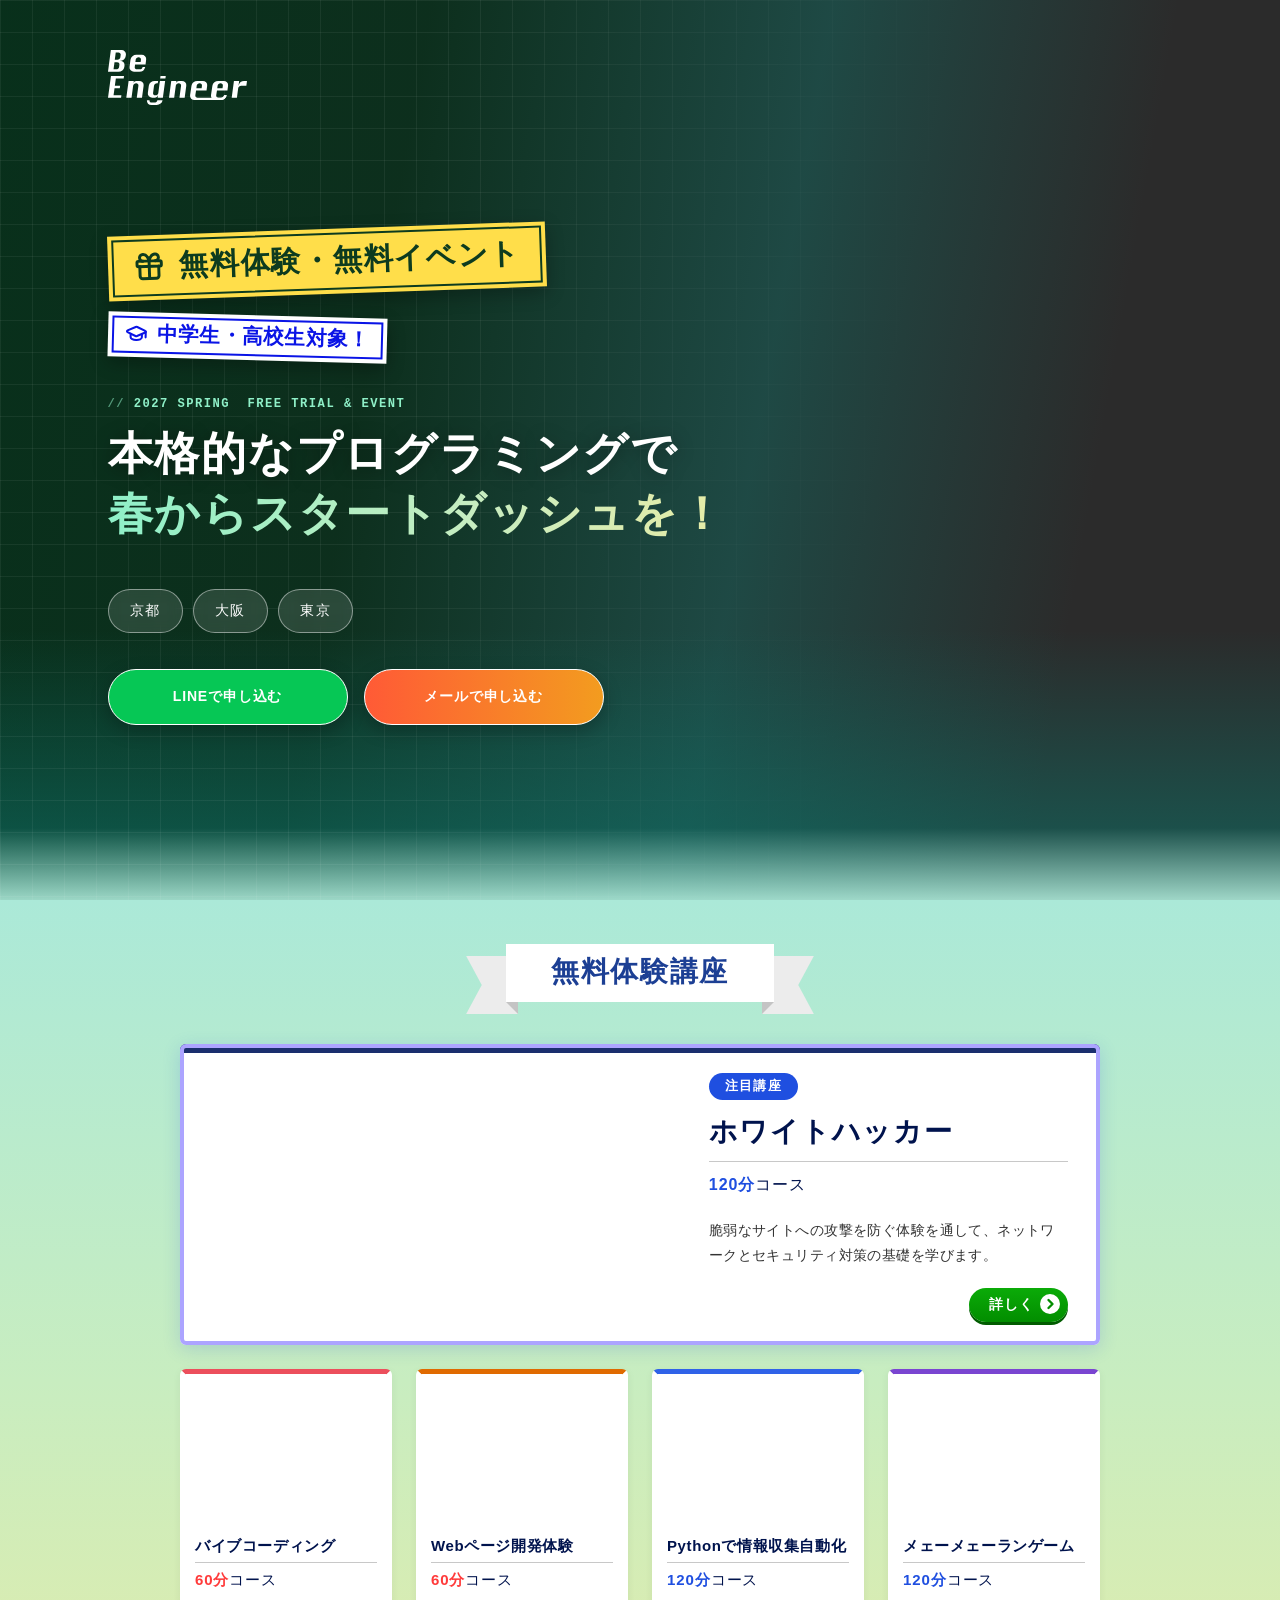
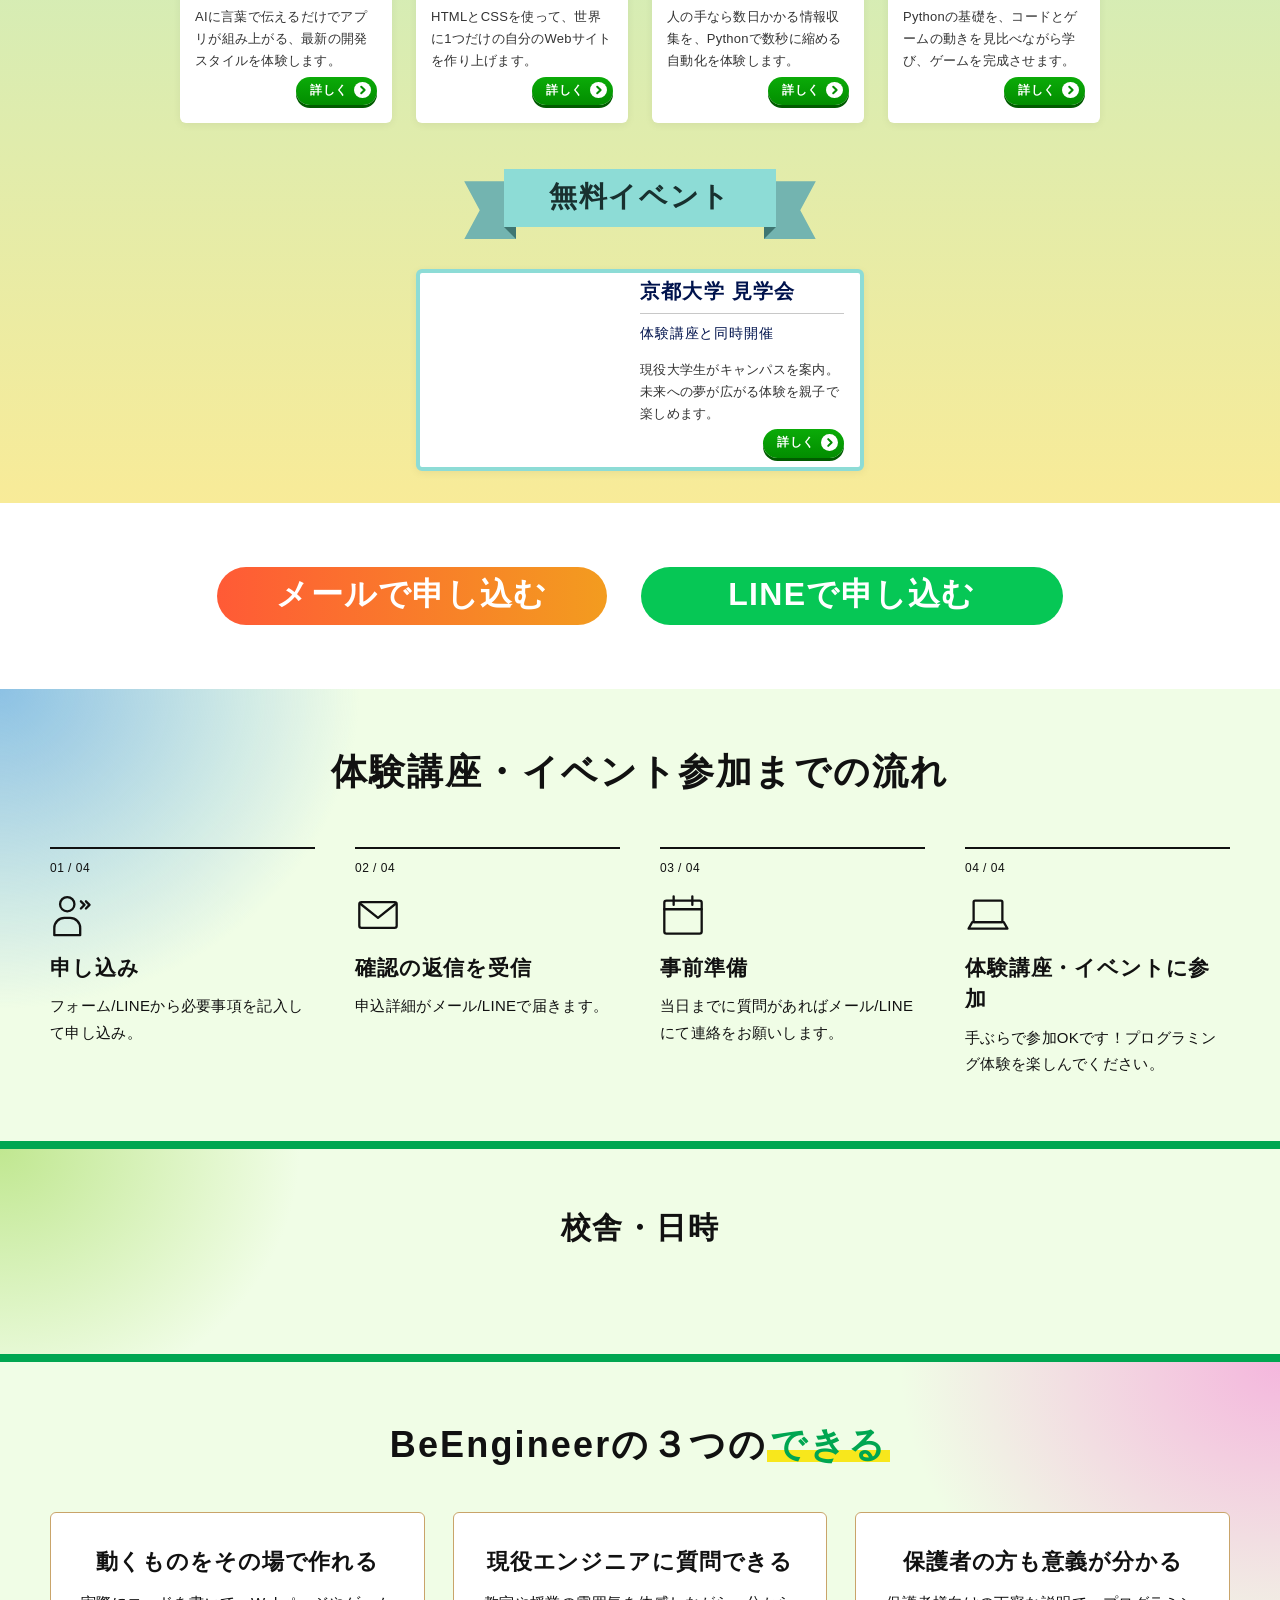
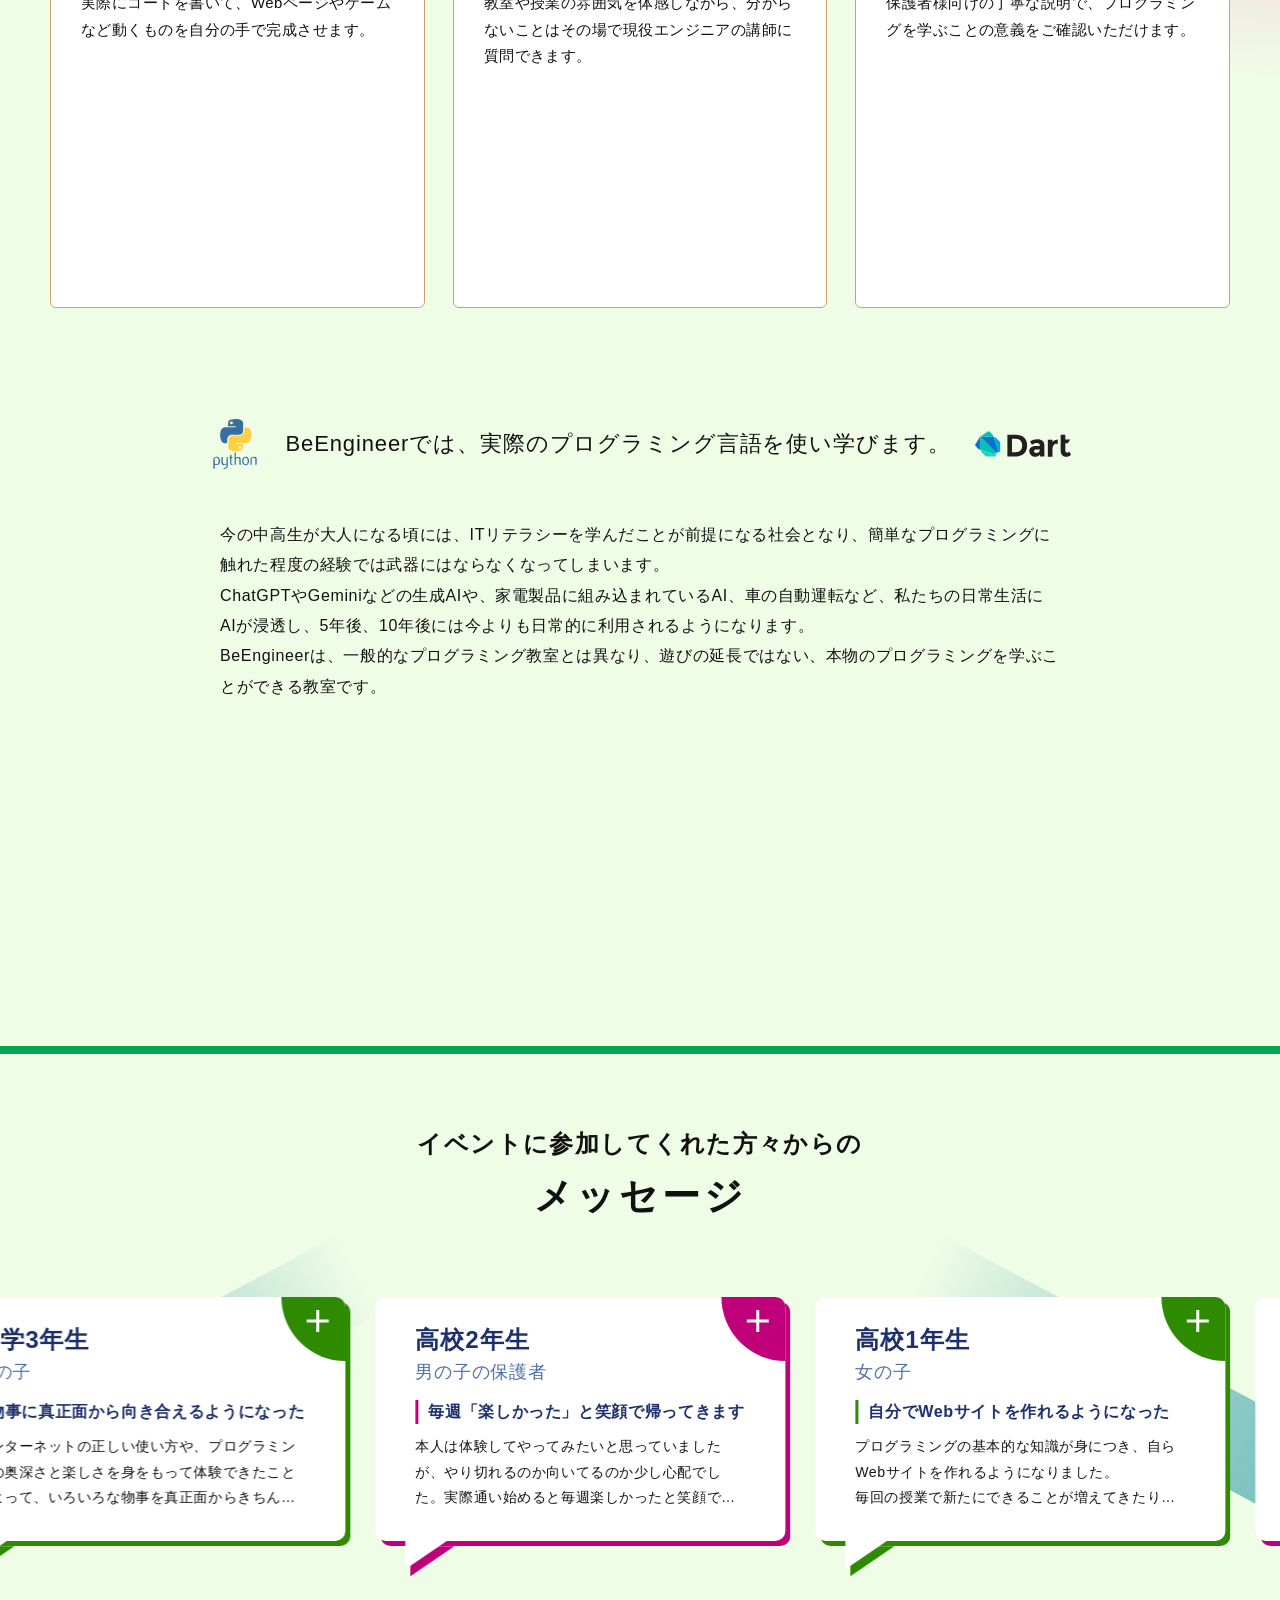
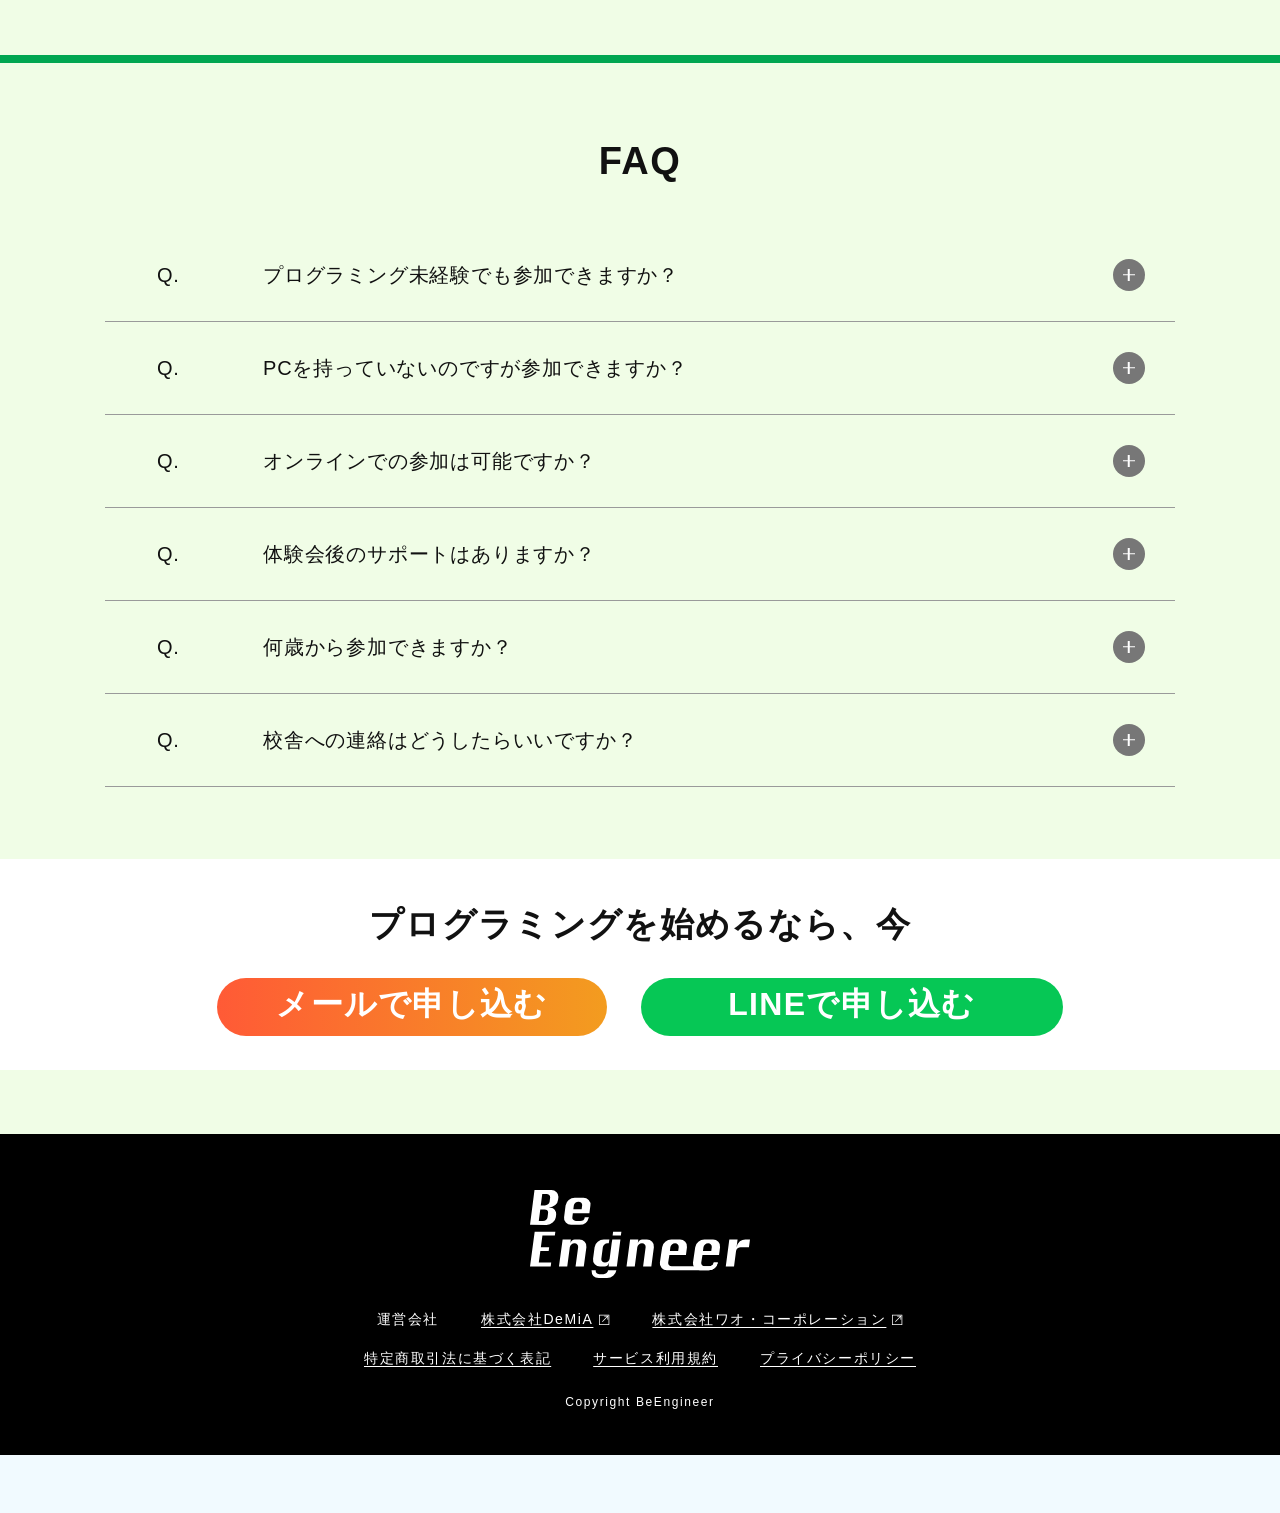
<file: index.html>
<!doctype html>
<html lang="ja">
    <head>
        <meta charset="UTF-8" />
        <meta name="robots" content="noindex, nofollow" />
        <meta http-equiv="refresh" content="0; url=./pages/new_year_2027.html" />
        <title>LP確認用</title>
    </head>
    <body>
        <a href="./pages/new_year_2027.html">2027春LPを開く</a>
    </body>
</html>
</file>
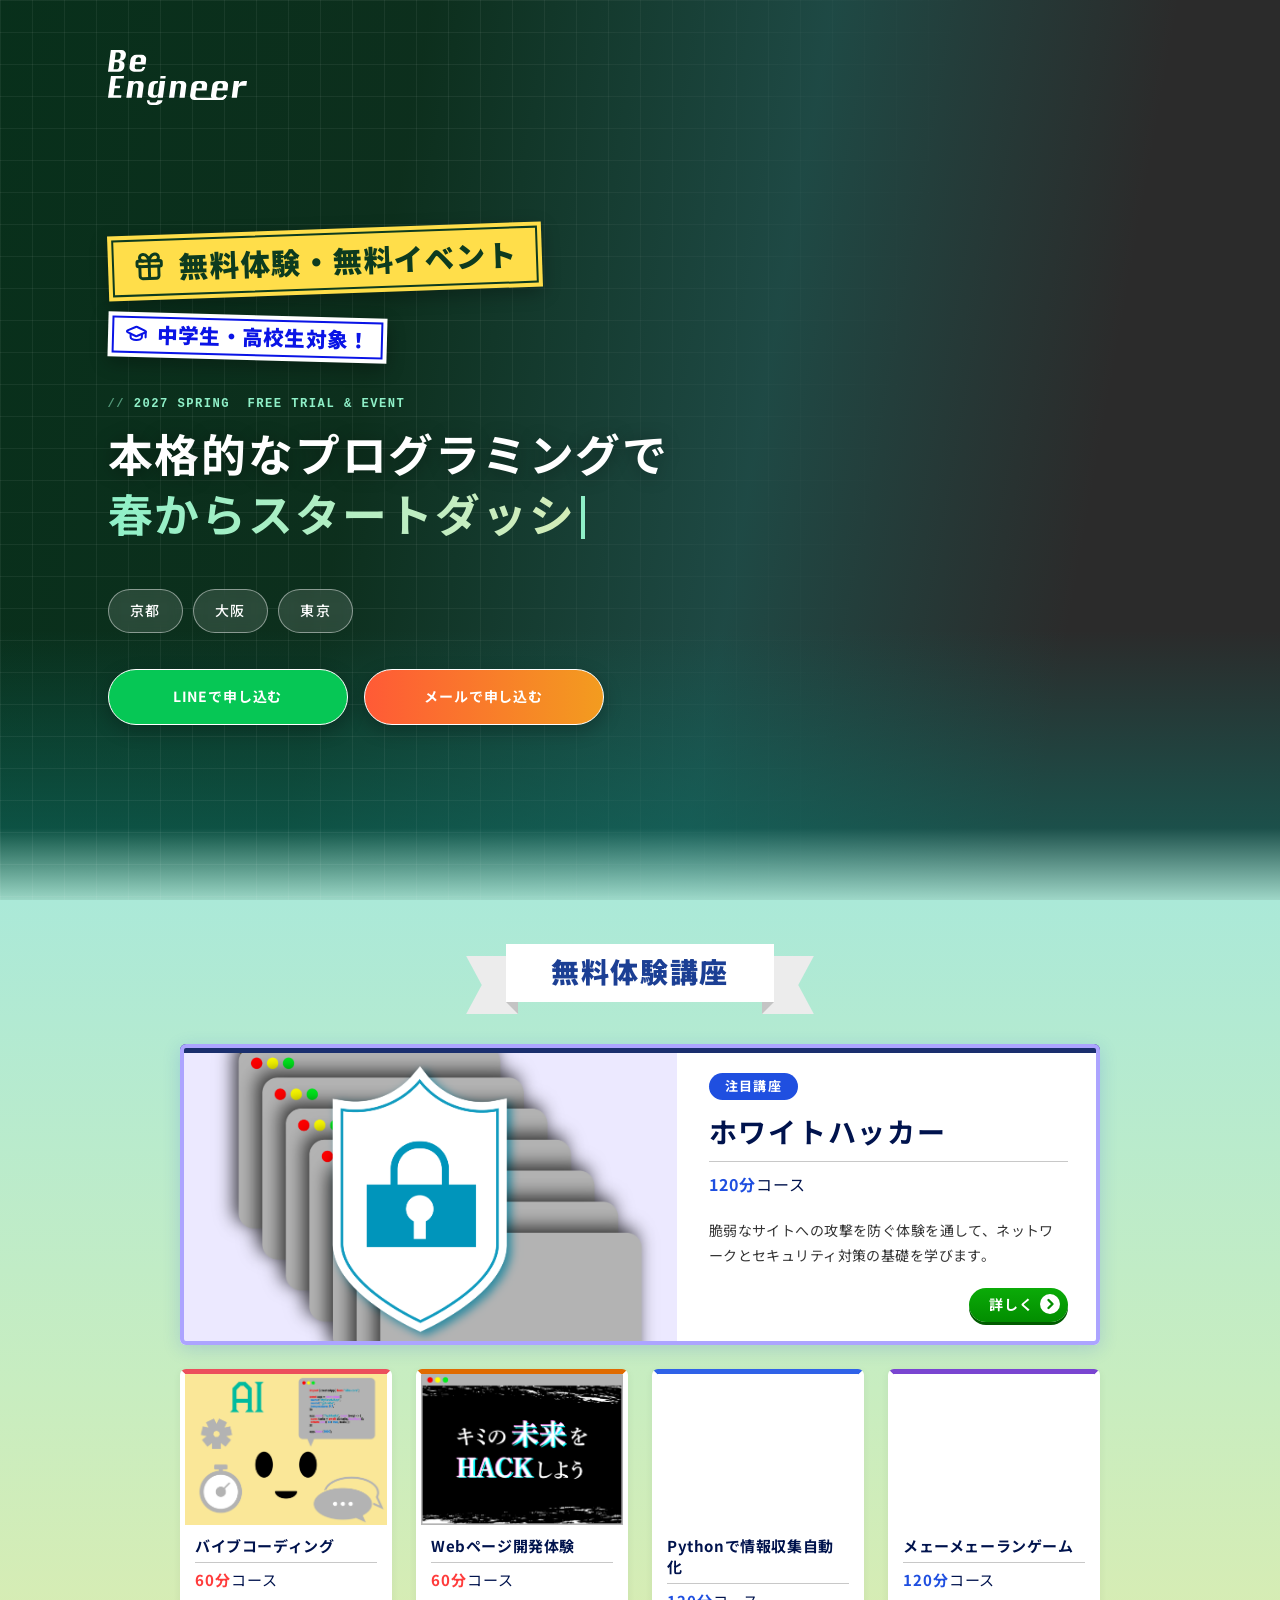
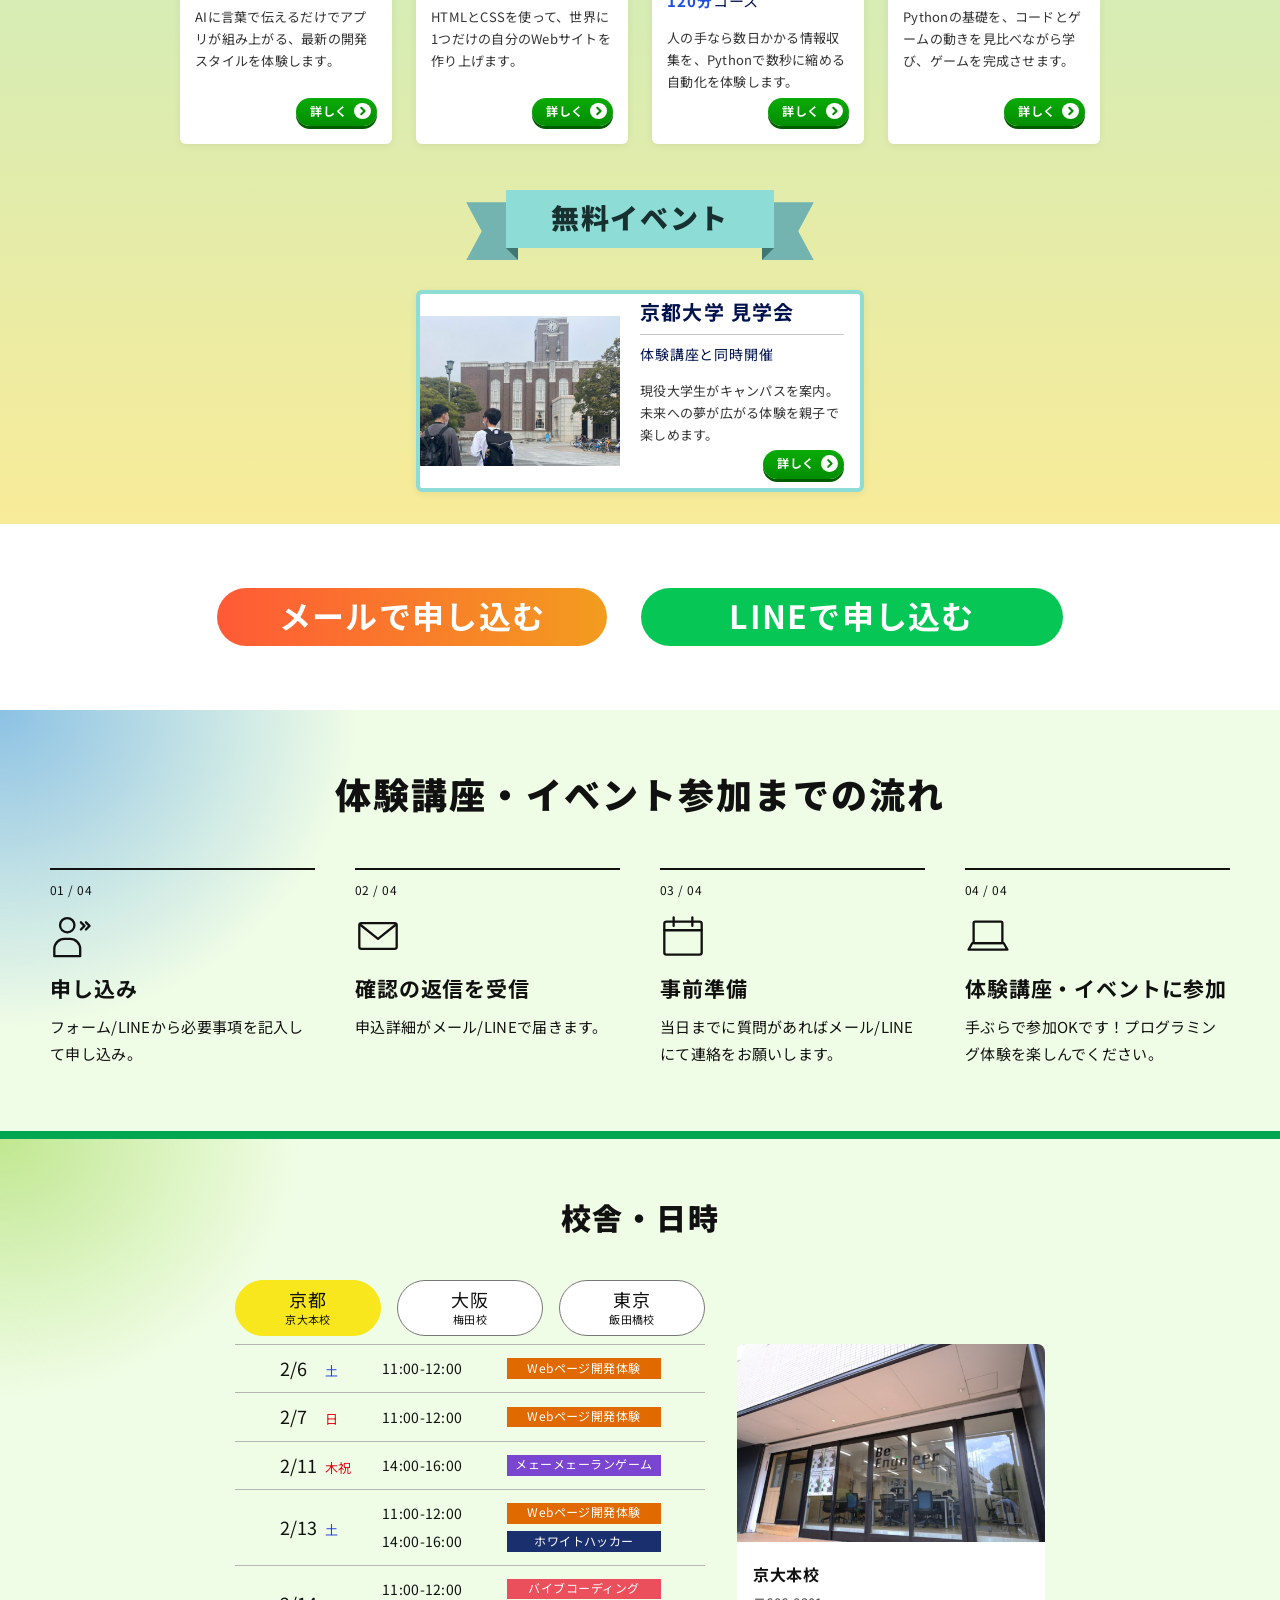
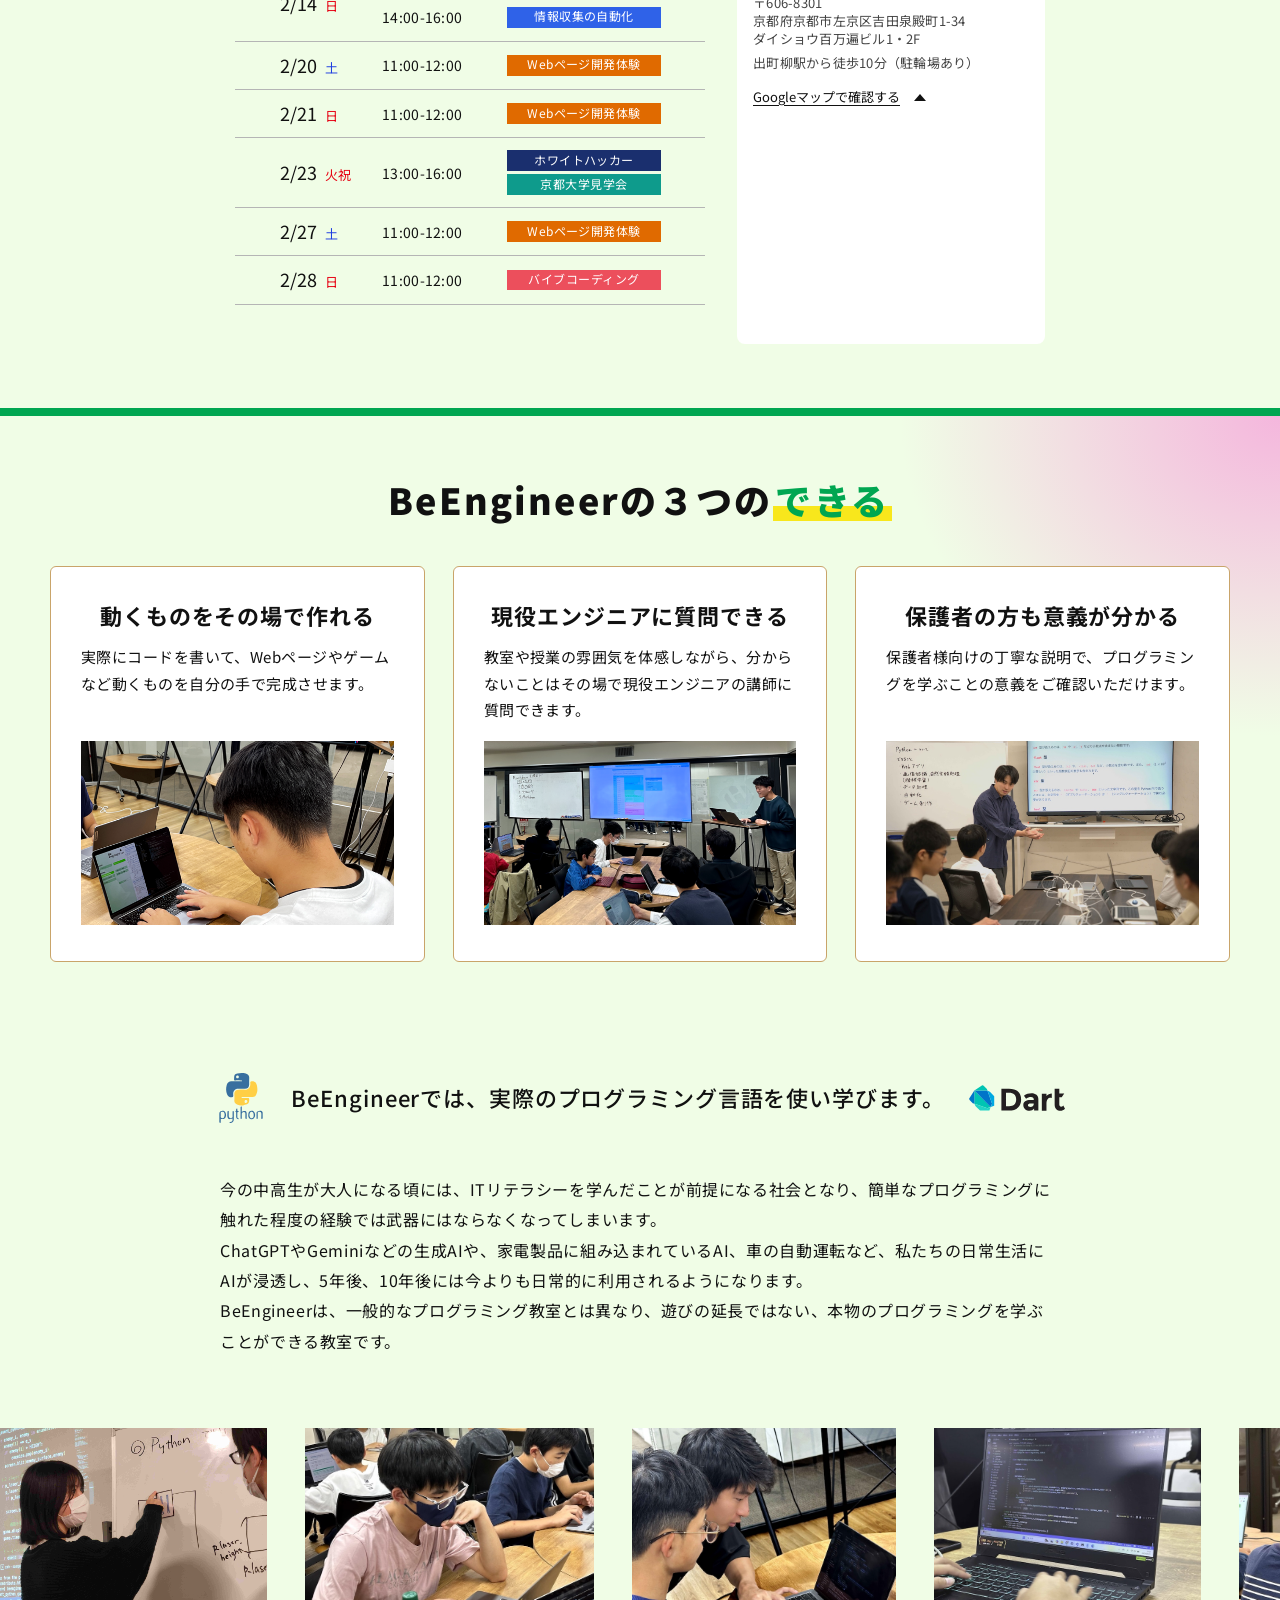
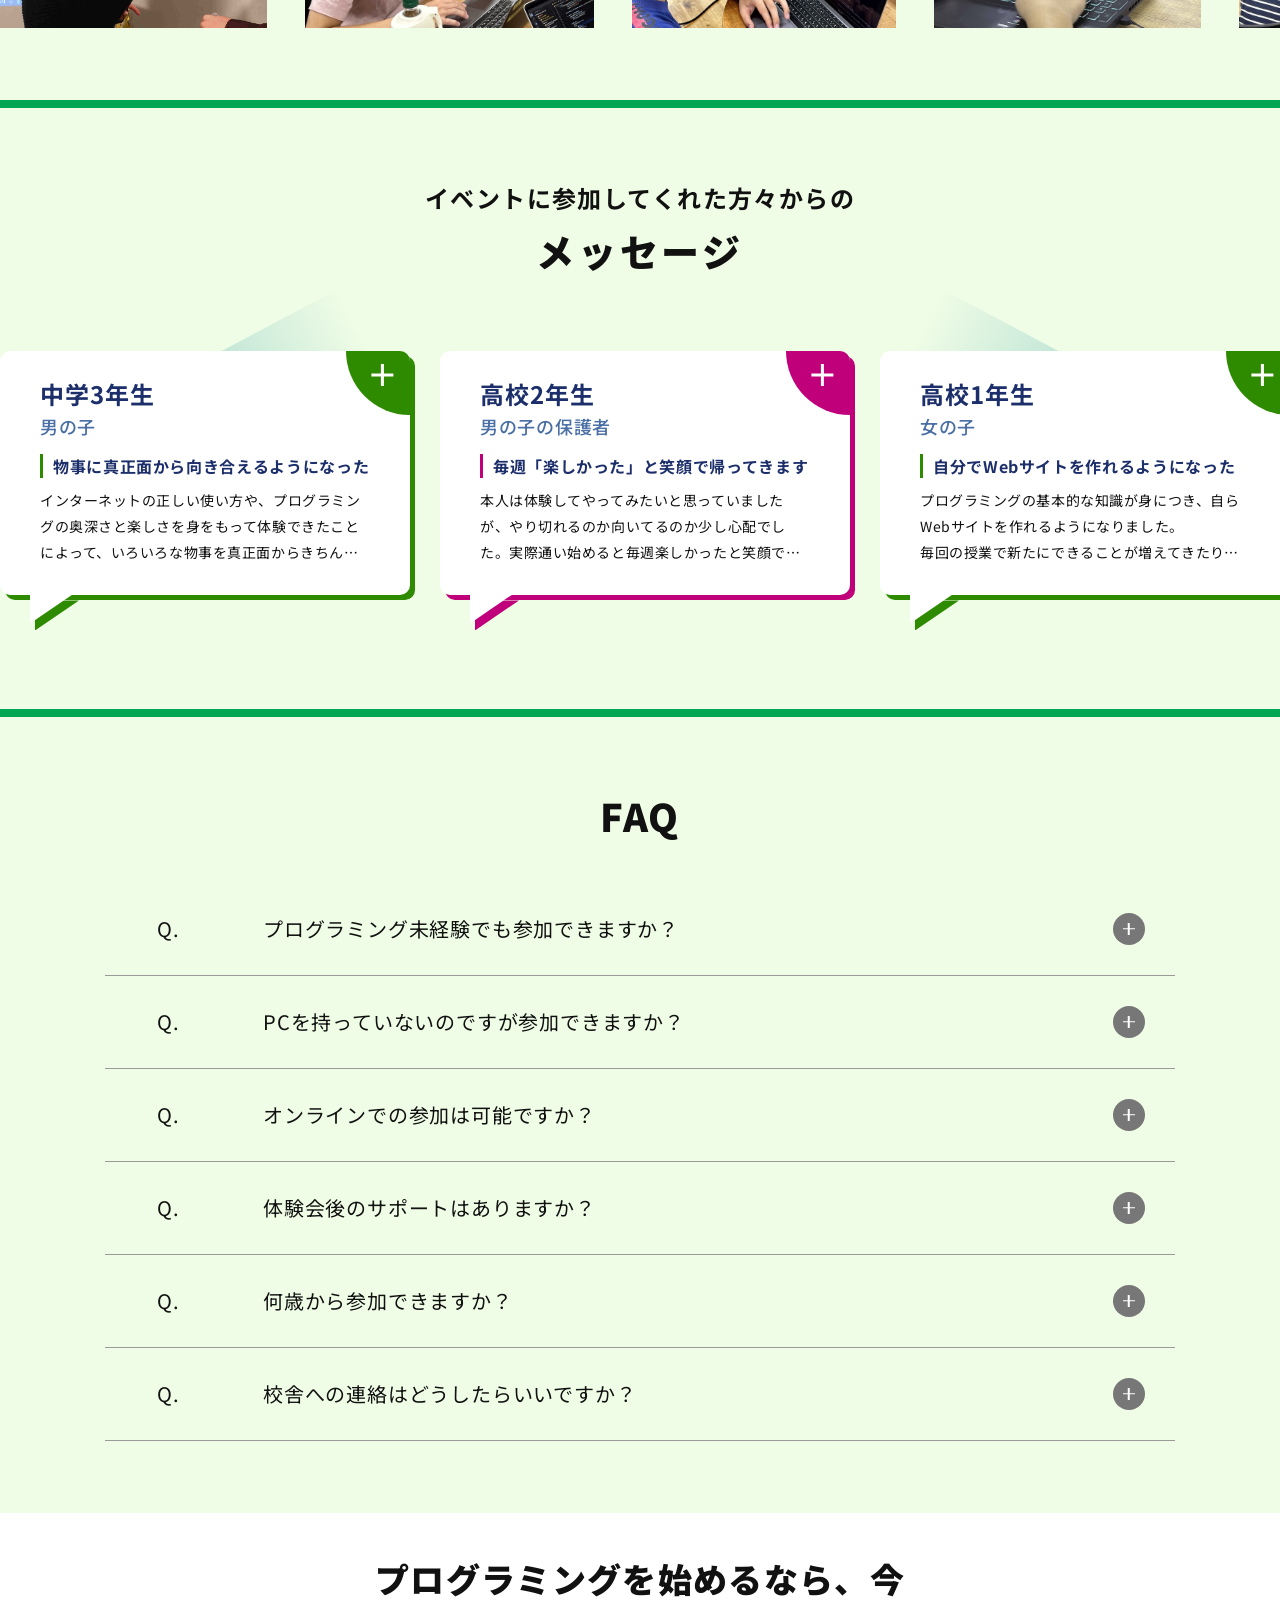
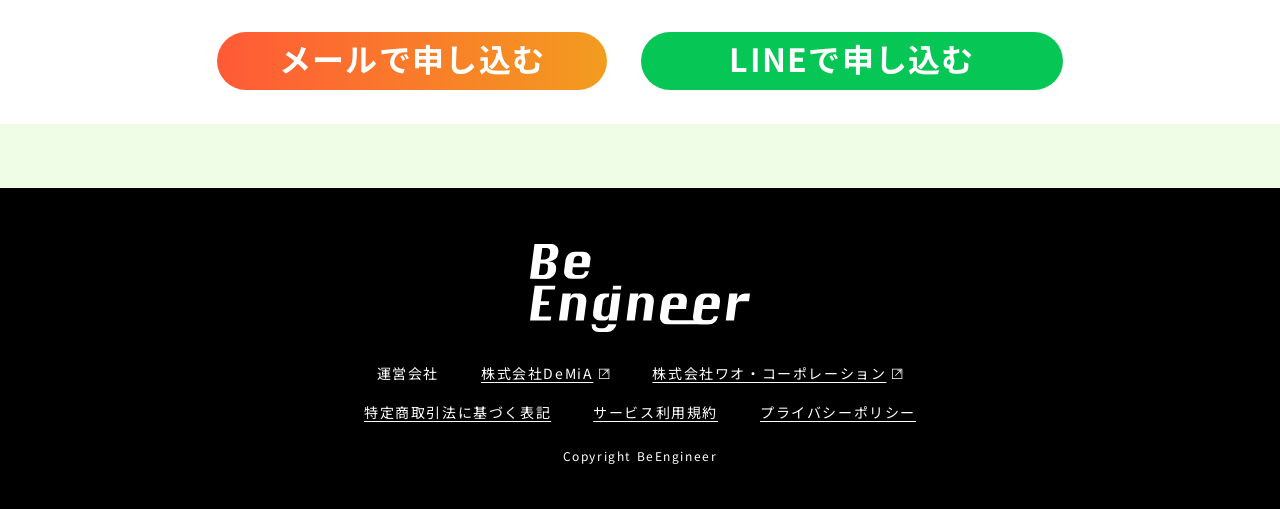
<file: pages/new_year_2027.html>
<!doctype html>
<html lang="ja">
    <head>
        <meta charset="UTF-8" />
        <meta name="robots" content="noindex, nofollow" />
        <meta name="viewport" content="width=device-width, initial-scale=1.0" />

        <meta
            name="description"
            content="本格的なプログラミングで春からスタートダッシュを！中学生・高校生向けプログラミング教室BeEngineer。京都・大阪・東京で無料体験・無料イベント開催中。"
        />
        <meta
            property="og:description"
            content="本格的なプログラミングで春からスタートダッシュを！中学生・高校生向けプログラミング教室BeEngineer。京都・大阪・東京で無料体験・無料イベント開催中。"
        />
        <meta
            name="twitter:description"
            content="本格的なプログラミングで春からスタートダッシュを！中学生・高校生向けプログラミング教室BeEngineer。京都・大阪・東京で無料体験・無料イベント開催中。"
        />
        <meta
            name="keywords"
            content="プログラミング,中学生,高校生,体験,無料イベント,京都,大阪,東京"
        />
        <!-- TODO: 2027年度用のOGP画像に差し替える -->
        <meta
            property="og:image"
            content="../assets/images/new_year_2027/png/ogp.png"
        />
        <meta
            name="twitter:image"
            content="../assets/images/new_year_2027/png/ogp.png"
        />

        <link rel="preconnect" href="https://fonts.googleapis.com" />
        <link rel="preconnect" href="https://fonts.gstatic.com" crossorigin />
        <link
            href="https://fonts.googleapis.com/css2?family=Noto+Sans+JP:wght@100..900&display=swap"
            rel="stylesheet"
        />
        <link rel="stylesheet" href="../css/new_year_2027.css?v=20261128105625" />
        <title>
            本格的なプログラミングで春からスタートダッシュを！｜BeEngineer
        </title>
        <link
            rel="icon"
            href="../assets/images/new_year_2027/svg/favicon.svg"
            type="image/svg+xml"
        />
    </head>

    <body>
        <div class="wrapper">
            <main>
                <section
                    id="firstview"
                    class="fv"
                    aria-label="ファーストビュー"
                >
                    <div class="fv__media">
                        <video
                            class="fv__video"
                            autoplay
                            muted
                            playsinline
                            loop
                            preload="metadata"
                            aria-hidden="true"
                        >
                            <!-- TODO: 2027年度用のFV動画に差し替える（一時的に2026春の動画を使用） -->
                            <source
                                src="../assets/videos/new_year_2026/first-view_pc.mp4"
                                type="video/mp4"
                            />
                        </video>
                        <h1 class="fv__logo">
                            <img
                                src="../assets/images/new_year_2027/svg/logo_white.svg"
                                alt="BeEngineer"
                                decoding="async"
                            />
                        </h1>
                    </div>

                    <div class="fv__panel">
                        <div class="fv__labels">
                            <!-- アイコンは Lucide（ISCライセンス）の gift / graduation-cap -->
                            <p class="fv__label fv__label--main">
                                <svg
                                    class="fv__label-icon"
                                    viewBox="0 0 24 24"
                                    aria-hidden="true"
                                >
                                    <rect
                                        x="3"
                                        y="8"
                                        width="18"
                                        height="4"
                                        rx="1"
                                    />
                                    <path d="M12 8v13" />
                                    <path
                                        d="M19 12v7a2 2 0 0 1-2 2H7a2 2 0 0 1-2-2v-7"
                                    />
                                    <path
                                        d="M7.5 8a2.5 2.5 0 0 1 0-5A4.8 8 0 0 1 12 8a4.8 8 0 0 1 4.5-5 2.5 2.5 0 0 1 0 5"
                                    />
                                </svg>
                                無料体験・無料イベント
                            </p>
                            <p class="fv__label fv__label--sub">
                                <svg
                                    class="fv__label-icon"
                                    viewBox="0 0 24 24"
                                    aria-hidden="true"
                                >
                                    <path
                                        d="M21.42 10.922a1 1 0 0 0-.019-1.838L12.83 5.18a2 2 0 0 0-1.66 0L2.6 9.08a1 1 0 0 0 0 1.832l8.57 3.908a2 2 0 0 0 1.66 0z"
                                    />
                                    <path d="M22 10v6" />
                                    <path d="M6 12.5V16a6 3 0 0 0 12 0v-3.5" />
                                </svg>
                                中学生・高校生対象！
                            </p>
                        </div>

                        <p class="fv__eyebrow" aria-hidden="true">
                            <span class="fv__eyebrow-mark">//</span> 2027
                            SPRING&nbsp;&nbsp;FREE TRIAL &amp; EVENT
                        </p>

                        <!-- 1文字ずつ打ち込むように表示（fv_catch.js） -->
                        <p class="fv__catch">
                            <span class="fv__catch-line"
                                >本格的なプログラミングで</span
                            ><span class="fv__catch-line fv__catch-line--accent"
                                >春からスタートダッシュを！</span
                            >
                        </p>

                        <nav class="fv__areas" aria-label="開催エリア">
                            <ul class="fv__area-list">
                                <li>
                                    <a class="fv__area" href="#schedule-kyoto"
                                        >京都</a
                                    >
                                </li>
                                <li>
                                    <a class="fv__area" href="#schedule-osaka"
                                        >大阪</a
                                    >
                                </li>
                                <li>
                                    <a class="fv__area" href="#schedule-tokyo"
                                        >東京</a
                                    >
                                </li>
                                <!-- 首里校は開催確認中のため非表示（再表示時は schedule.json の hidden も外す）
                                <li>
                                    <a class="fv__area" href="#schedule-okinawa"
                                        >沖縄</a
                                    >
                                </li>
                                -->
                            </ul>
                        </nav>

                        <div class="fv__actions">
                            <a
                                class="fv__btn fv__btn--line"
                                href="https://lin.ee/yTmDYLI"
                                target="_blank"
                                rel="noopener"
                                >LINEで申し込む</a
                            >
                            <a
                                class="fv__btn fv__btn--mail"
                                data-apply-form
                                href="#"
                                target="apply_form"
                                >メールで申し込む</a
                            >
                        </div>
                    </div>
                </section>

                <section id="courses" class="courses" aria-label="講座">
                    <div class="courses__inner">
                        <h2 class="ribbon ribbon--white">
                            <span class="ribbon__text">無料体験講座</span>
                        </h2>
                        <!--
                            PC：上段にホワイトハッカー、下段に他の4講座
                            SP：上段に60分コース、下段に120分コース
                        -->
                        <div class="courses__group">
                            <ul class="courses__list">
                                <li
                                    class="course-card course-card--clickable course-card--vibe"
                                >
                                    <button
                                        class="course-card__button"
                                        type="button"
                                        data-course="vibe"
                                        aria-haspopup="dialog"
                                    >
                                        <img
                                            class="course-card__img"
                                            src="../assets/images/new_year_2027/png/vibe_coding_work.png"
                                            alt="AIとコードの画面を描いたバイブコーディングのイメージ図"
                                            loading="lazy"
                                            decoding="async"
                                        />
                                        <span class="course-card__body">
                                            <span class="course-card__title">
                                                バイブ<br
                                                    class="course-card__br"
                                                />コーディング
                                            </span>
                                            <span class="course-card__meta">
                                                <span
                                                    class="course-card__time course-card__time--short"
                                                    >60分</span
                                                >コース
                                            </span>
                                            <span class="course-card__lead">
                                                AIに言葉で伝えるだけでアプリが組み上がる、最新の開発スタイルを体験します。
                                            </span>
                                            <span class="course-card__more"
                                                >詳しく</span
                                            >
                                        </span>
                                    </button>
                                </li>
                                <li
                                    class="course-card course-card--clickable course-card--web"
                                >
                                    <button
                                        class="course-card__button"
                                        type="button"
                                        data-course="web"
                                        aria-haspopup="dialog"
                                    >
                                        <img
                                            class="course-card__img"
                                            src="../assets/images/new_year_2027/png/OriginalWebPage.png"
                                            alt="「キミの未来をHACKしよう」と表示したWebページの画面"
                                            loading="lazy"
                                            decoding="async"
                                        />
                                        <span class="course-card__body">
                                            <span class="course-card__title">
                                                Webページ<br
                                                    class="course-card__br"
                                                />開発体験
                                            </span>
                                            <span class="course-card__meta">
                                                <span
                                                    class="course-card__time course-card__time--short"
                                                    >60分</span
                                                >コース
                                            </span>
                                            <span class="course-card__lead">
                                                HTMLとCSSを使って、世界に1つだけの自分のWebサイトを作り上げます。
                                            </span>
                                            <span class="course-card__more"
                                                >詳しく</span
                                            >
                                        </span>
                                    </button>
                                </li>
                            </ul>
                            <ul class="courses__list">
                                <li
                                    class="course-card course-card--clickable course-card--scraping"
                                >
                                    <button
                                        class="course-card__button"
                                        type="button"
                                        data-course="scraping"
                                        aria-haspopup="dialog"
                                    >
                                        <img
                                            class="course-card__img"
                                            src="../assets/images/new_year_2027/png/scraping_card.png"
                                            alt="Webサイトから文章を自動で取り出すイメージ図"
                                            loading="lazy"
                                            decoding="async"
                                        />
                                        <span class="course-card__body">
                                            <span class="course-card__title">
                                                Pythonで<br
                                                    class="course-card__br"
                                                />情報収集自動化
                                            </span>
                                            <span class="course-card__meta">
                                                <span
                                                    class="course-card__time course-card__time--long"
                                                    >120分</span
                                                >コース
                                            </span>
                                            <span class="course-card__lead">
                                                人の手なら数日かかる情報収集を、Pythonで数秒に縮める自動化を体験します。
                                            </span>
                                            <span class="course-card__more"
                                                >詳しく</span
                                            >
                                        </span>
                                    </button>
                                </li>
                                <li
                                    class="course-card course-card--clickable course-card--mee-mee-run"
                                >
                                    <button
                                        class="course-card__button"
                                        type="button"
                                        data-course="mee-mee-run"
                                        aria-haspopup="dialog"
                                    >
                                        <img
                                            class="course-card__img"
                                            src="../assets/images/new_year_2027/png/mee_mee_run.png"
                                            alt="メェーメェーランゲームのタイトル画面"
                                            loading="lazy"
                                            decoding="async"
                                        />
                                        <span class="course-card__body">
                                            <span class="course-card__title">
                                                メェーメェー<br
                                                    class="course-card__br"
                                                />ランゲーム
                                            </span>
                                            <span class="course-card__meta">
                                                <span
                                                    class="course-card__time course-card__time--long"
                                                    >120分</span
                                                >コース
                                            </span>
                                            <span class="course-card__lead">
                                                Pythonの基礎を、コードとゲームの動きを見比べながら学び、ゲームを完成させます。
                                            </span>
                                            <span class="course-card__more"
                                                >詳しく</span
                                            >
                                        </span>
                                    </button>
                                </li>
                                <li
                                    class="course-card course-card--clickable course-card--featured course-card--white-hacker"
                                >
                                    <button
                                        class="course-card__button"
                                        type="button"
                                        data-course="white-hacker"
                                        aria-haspopup="dialog"
                                    >
                                        <img
                                            class="course-card__img"
                                            src="../assets/images/new_year_2027/png/white_hacker_card.png"
                                            alt="ブラウザの画面を盾と鍵で守るイラスト"
                                            loading="lazy"
                                            decoding="async"
                                        />
                                        <span class="course-card__body">
                                            <!-- 紹介文はPCのみ表示 -->
                                            <span class="course-card__label"
                                                >注目講座</span
                                            >
                                            <span class="course-card__title">
                                                ホワイト<br
                                                    class="course-card__br"
                                                />ハッカー
                                            </span>
                                            <span class="course-card__meta">
                                                <span
                                                    class="course-card__time course-card__time--long"
                                                    >120分</span
                                                >コース
                                            </span>
                                            <span class="course-card__lead">
                                                脆弱なサイトへの攻撃を防ぐ体験を通して、ネットワークとセキュリティ対策の基礎を学びます。
                                            </span>
                                            <span class="course-card__more"
                                                >詳しく</span
                                            >
                                        </span>
                                    </button>
                                </li>
                            </ul>
                        </div>

                        <h2 class="ribbon ribbon--teal">
                            <span class="ribbon__text">無料イベント</span>
                        </h2>
                        <ul class="courses__list courses__list--event">
                            <li
                                class="course-card course-card--event course-card--clickable"
                            >
                                <button
                                    class="course-card__button"
                                    type="button"
                                    data-course="kyoto-tour"
                                    aria-haspopup="dialog"
                                >
                                    <img
                                        class="course-card__img"
                                        src="../assets/images/new_year_2027/jpg/kyoto_univ_tour.jpg"
                                        alt="京都大学 見学会の様子"
                                        loading="lazy"
                                        decoding="async"
                                    />
                                    <span class="course-card__body">
                                        <span class="course-card__title">
                                            京都大学 見学会
                                        </span>
                                        <span class="course-card__meta">
                                            体験講座と同時開催
                                        </span>
                                        <span class="course-card__lead">
                                            現役大学生がキャンパスを案内。未来への夢が広がる体験を親子で楽しめます。
                                        </span>
                                        <span class="course-card__more"
                                            >詳しく</span
                                        >
                                    </span>
                                </button>
                            </li>
                            <!--
                                東京大学 見学会：2月の実施がないため非表示（3/22(月祝)実施予定・時間未定）
                                再表示するときはこのコメントを外し、schedule.json の東京の日程に 3/22 の見学会を戻す
                                TODO: 再表示の前に、下の灰色の仮の枠を東京大学 見学会の画像に差し替える
                            <li
                                class="course-card course-card--event course-card--clickable"
                            >
                                <button
                                    class="course-card__button"
                                    type="button"
                                    data-course="tokyo-tour"
                                    aria-haspopup="dialog"
                                >
                                    <span
                                        class="course-card__img course-card__img--placeholder"
                                        role="img"
                                        aria-label="東京大学 見学会の様子"
                                    ></span>
                                    <span class="course-card__body">
                                        <span class="course-card__title">
                                            東京大学 見学会
                                        </span>
                                        <span class="course-card__meta">
                                            3/22(月祝)開催
                                        </span>
                                        <span class="course-card__lead">
                                            現役大学生がキャンパスを案内。未来への夢が広がる体験を親子で楽しめます。
                                        </span>
                                        <span class="course-card__more"
                                            >詳しく</span
                                        >
                                    </span>
                                </button>
                            </li>
                            -->
                        </ul>
                    </div>
                </section>

                <section class="cta" aria-label="お申し込み">
                    <div class="cta__actions">
                        <a
                            class="cta__btn cta__btn--mail"
                            data-apply-form
                            href="#"
                            target="apply_form"
                            >メールで申し込む</a
                        >
                        <a
                            class="cta__btn cta__btn--line"
                            href="https://lin.ee/yTmDYLI"
                            target="_blank"
                            rel="noopener"
                            >LINEで申し込む</a
                        >
                    </div>
                </section>

                <section
                    id="flow"
                    class="flow"
                    aria-label="体験講座・イベント参加までの流れ"
                >
                    <div class="flow__inner">
                        <h2 class="flow__heading">
                            体験講座・イベント参加までの流れ
                        </h2>
                        <ol class="flow__list">
                            <li class="flow__step">
                                <p class="flow__num">01 / 04</p>
                                <img
                                    class="flow__icon"
                                    src="../assets/images/new_year_2027/svg/flow_apply.svg"
                                    alt=""
                                    decoding="async"
                                />
                                <h3 class="flow__title">申し込み</h3>
                                <p class="flow__text">
                                    フォーム/LINEから必要事項を記入して申し込み。
                                </p>
                            </li>
                            <li class="flow__step">
                                <p class="flow__num">02 / 04</p>
                                <img
                                    class="flow__icon"
                                    src="../assets/images/new_year_2027/svg/flow_mail.svg"
                                    alt=""
                                    decoding="async"
                                />
                                <h3 class="flow__title">確認の返信を受信</h3>
                                <p class="flow__text">
                                    申込詳細がメール/LINEで届きます。
                                </p>
                            </li>
                            <li class="flow__step">
                                <p class="flow__num">03 / 04</p>
                                <img
                                    class="flow__icon"
                                    src="../assets/images/new_year_2027/svg/flow_calendar.svg"
                                    alt=""
                                    decoding="async"
                                />
                                <h3 class="flow__title">事前準備</h3>
                                <p class="flow__text">
                                    当日までに質問があればメール/LINEにて連絡をお願いします。
                                </p>
                            </li>
                            <li class="flow__step">
                                <p class="flow__num">04 / 04</p>
                                <img
                                    class="flow__icon"
                                    src="../assets/images/new_year_2027/svg/flow_pc.svg"
                                    alt=""
                                    decoding="async"
                                />
                                <h3 class="flow__title">
                                    体験講座・イベントに参加
                                </h3>
                                <p class="flow__text">
                                    手ぶらで参加OKです！プログラミング体験を楽しんでください。
                                </p>
                            </li>
                        </ol>
                    </div>
                </section>

                <section id="schedule" class="schedule" aria-label="校舎・日時">
                    <div class="schedule__inner">
                        <h2 class="schedule__heading">校舎・日時</h2>
                        <div
                            class="schedule__tabs"
                            role="tablist"
                            aria-label="校舎"
                        ></div>
                        <div class="schedule__panels"></div>
                    </div>
                </section>

                <section
                    id="value"
                    class="value"
                    aria-label="BeEngineerの体験講座の価値"
                >
                    <div class="value__inner">
                        <h2 class="value__lead">
                            <span class="value__nobr">BeEngineerの</span
                            ><span class="value__nobr"
                                >３つの<em class="value__em">できる</em></span
                            >
                        </h2>
                        <ul class="value__cards">
                            <li class="value-card">
                                <h3 class="value-card__title">
                                    動くものをその場で作れる
                                </h3>
                                <p class="value-card__text">
                                    実際にコードを書いて、Webページやゲームなど動くものを自分の手で完成させます。
                                </p>
                                <img
                                    class="value-card__img"
                                    src="../assets/images/new_year_2027/jpg/feel_1.jpg"
                                    alt="パソコンでプログラミングをする生徒"
                                    loading="lazy"
                                    decoding="async"
                                />
                            </li>
                            <li class="value-card">
                                <h3 class="value-card__title">
                                    現役エンジニアに質問できる
                                </h3>
                                <p class="value-card__text">
                                    教室や授業の雰囲気を体感しながら、分からないことはその場で現役エンジニアの講師に質問できます。
                                </p>
                                <img
                                    class="value-card__img"
                                    src="../assets/images/new_year_2027/jpg/feel_2.jpg"
                                    alt="講師の説明を聞く生徒たち"
                                    loading="lazy"
                                    decoding="async"
                                />
                            </li>
                            <li class="value-card">
                                <h3 class="value-card__title">
                                    保護者の方も意義が分かる
                                </h3>
                                <p class="value-card__text">
                                    保護者様向けの丁寧な説明で、プログラミングを学ぶことの意義をご確認いただけます。
                                </p>
                                <img
                                    class="value-card__img"
                                    src="../assets/images/new_year_2027/jpg/feel_3.jpg"
                                    alt="保護者様向けの説明の様子"
                                    loading="lazy"
                                    decoding="async"
                                />
                            </li>
                        </ul>

                        <!-- PC/SP共通: Pythonロゴ・見出し・Dartロゴの横並び -->
                        <div class="value__lang">
                            <img
                                class="value__lang-logo value__lang-logo--python"
                                src="../assets/images/new_year_2027/svg/logo_python.svg"
                                alt="Python"
                                decoding="async"
                            />
                            <h2 class="value__lang-text">
                                <span class="value__chunk"
                                    >BeEngineerでは、</span
                                ><br class="value__br-sp" /><span
                                    class="value__chunk"
                                    >実際のプログラミング言語を使い</span
                                ><br class="value__br-sp" /><span
                                    class="value__chunk"
                                    >学びます。</span
                                >
                            </h2>
                            <img
                                class="value__lang-logo value__lang-logo--dart"
                                src="../assets/images/new_year_2027/svg/logo_dart.svg"
                                alt="Dart"
                                decoding="async"
                            />
                        </div>
                        <p class="value__text">
                            今の中高生が大人になる頃には、ITリテラシーを学んだことが前提になる社会となり、簡単なプログラミングに触れた程度の経験では武器にはならなくなってしまいます。<br />
                            ChatGPTやGeminiなどの生成AIや、家電製品に組み込まれているAI、車の自動運転など、私たちの日常生活に<span
                                class="value__nobr"
                                >AIが</span
                            >浸透し、5年後、10年後には今よりも日常的に利用されるようになります。<br />
                            BeEngineerは、一般的なプログラミング教室とは異なり、遊びの延長ではない、本物のプログラミングを学ぶことができる教室です。
                        </p>
                    </div>

                    <div class="value__gallery" aria-label="授業の様子">
                        <div
                            class="value__track"
                            data-marquee
                            data-marquee-speed="40"
                        >
                            <ul class="value__slides">
                                <li>
                                    <img
                                        class="value__slide"
                                        src="../assets/images/new_year_2027/jpg/slide1.jpg"
                                        alt="授業の様子 1"
                                        decoding="async"
                                    />
                                </li>
                                <li>
                                    <img
                                        class="value__slide"
                                        src="../assets/images/new_year_2027/jpg/slide2.jpg"
                                        alt="授業の様子 2"
                                        decoding="async"
                                    />
                                </li>
                                <li>
                                    <img
                                        class="value__slide"
                                        src="../assets/images/new_year_2027/jpg/slide3.jpg"
                                        alt="授業の様子 3"
                                        decoding="async"
                                    />
                                </li>
                                <li>
                                    <img
                                        class="value__slide"
                                        src="../assets/images/new_year_2027/jpg/slide4.jpg"
                                        alt="授業の様子 4"
                                        decoding="async"
                                    />
                                </li>
                                <li>
                                    <img
                                        class="value__slide"
                                        src="../assets/images/new_year_2027/jpg/slide5.jpg"
                                        alt="授業の様子 5"
                                        decoding="async"
                                    />
                                </li>
                            </ul>
                            <ul class="value__slides" aria-hidden="true">
                                <li>
                                    <img
                                        class="value__slide"
                                        src="../assets/images/new_year_2027/jpg/slide1.jpg"
                                        alt=""
                                        decoding="async"
                                    />
                                </li>
                                <li>
                                    <img
                                        class="value__slide"
                                        src="../assets/images/new_year_2027/jpg/slide2.jpg"
                                        alt=""
                                        decoding="async"
                                    />
                                </li>
                                <li>
                                    <img
                                        class="value__slide"
                                        src="../assets/images/new_year_2027/jpg/slide3.jpg"
                                        alt=""
                                        decoding="async"
                                    />
                                </li>
                                <li>
                                    <img
                                        class="value__slide"
                                        src="../assets/images/new_year_2027/jpg/slide4.jpg"
                                        alt=""
                                        decoding="async"
                                    />
                                </li>
                                <li>
                                    <img
                                        class="value__slide"
                                        src="../assets/images/new_year_2027/jpg/slide5.jpg"
                                        alt=""
                                        decoding="async"
                                    />
                                </li>
                            </ul>
                        </div>
                    </div>
                </section>

                <section
                    id="voice"
                    class="voice"
                    aria-label="イベントに参加してくれた方々からのメッセージ"
                >
                    <div
                        class="voice__deco voice__deco--left"
                        aria-hidden="true"
                    ></div>
                    <div
                        class="voice__deco voice__deco--right"
                        aria-hidden="true"
                    ></div>
                    <h2 class="voice__heading">
                        <span class="voice__heading-sub"
                            >イベントに参加してくれた方々からの</span
                        ><span class="voice__heading-main">メッセージ</span>
                    </h2>
                    <div class="voice__slider">
                        <div
                            class="voice__track"
                            data-marquee
                            data-marquee-speed="40"
                        >
                            <ul class="voice__list">
                                <li class="voice-card voice-card--student">
                                    <button
                                        class="voice-card__button"
                                        type="button"
                                        aria-haspopup="dialog"
                                    >
                                        <span class="voice-card__grade"
                                            >中学3年生</span
                                        >
                                        <span class="voice-card__who"
                                            >男の子</span
                                        >
                                        <span class="voice-card__title"
                                            >物事に真正面から向き合えるようになった</span
                                        >
                                        <span class="voice-card__text"
                                            >インターネットの正しい使い方や、プログラミングの奥深さと楽しさを身をもって体験できたことによって、いろいろな物事を真正面からきちんと考えて向き合えるようになりました。<br />また、体験型の授業なので、座学より理解がしやすいです。</span
                                        >
                                        <span
                                            class="voice-card__toggle"
                                            aria-hidden="true"
                                        ></span>
                                    </button>
                                </li>
                                <li class="voice-card voice-card--parent">
                                    <button
                                        class="voice-card__button"
                                        type="button"
                                        aria-haspopup="dialog"
                                    >
                                        <span class="voice-card__grade"
                                            >高校2年生</span
                                        >
                                        <span class="voice-card__who"
                                            >男の子の保護者</span
                                        >
                                        <span class="voice-card__title"
                                            >毎週「楽しかった」と笑顔で帰ってきます</span
                                        >
                                        <span class="voice-card__text"
                                            >本人は体験してやってみたいと思っていましたが、やり切れるのか向いてるのか少し心配でした。実際通い始めると毎週楽しかったと笑顔で帰ってくるので安心しました。</span
                                        >
                                        <span
                                            class="voice-card__toggle"
                                            aria-hidden="true"
                                        ></span>
                                    </button>
                                </li>
                                <li class="voice-card voice-card--student">
                                    <button
                                        class="voice-card__button"
                                        type="button"
                                        aria-haspopup="dialog"
                                    >
                                        <span class="voice-card__grade"
                                            >高校1年生</span
                                        >
                                        <span class="voice-card__who"
                                            >女の子</span
                                        >
                                        <span class="voice-card__title"
                                            >自分でWebサイトを作れるようになった</span
                                        >
                                        <span class="voice-card__text"
                                            >プログラミングの基本的な知識が身につき、自らWebサイトを作れるようになりました。<br />毎回の授業で新たにできることが増えてきたり、目に見えて成果がわかることが楽しいです。</span
                                        >
                                        <span
                                            class="voice-card__toggle"
                                            aria-hidden="true"
                                        ></span>
                                    </button>
                                </li>
                                <li class="voice-card voice-card--parent">
                                    <button
                                        class="voice-card__button"
                                        type="button"
                                        aria-haspopup="dialog"
                                    >
                                        <span class="voice-card__grade"
                                            >高校1年生</span
                                        >
                                        <span class="voice-card__who"
                                            >女の子の保護者</span
                                        >
                                        <span class="voice-card__title"
                                            >学校では学べない実践的な内容が魅力です</span
                                        >
                                        <span class="voice-card__text"
                                            >情報教育が取り入れられたが、学校では実践的な内容は教えてもらえないので、将来、役に立つかどうかわからない中、BeEngineerでは実践形式で教えてくださいます。</span
                                        >
                                        <span
                                            class="voice-card__toggle"
                                            aria-hidden="true"
                                        ></span>
                                    </button>
                                </li>
                                <li class="voice-card voice-card--student">
                                    <button
                                        class="voice-card__button"
                                        type="button"
                                        aria-haspopup="dialog"
                                    >
                                        <span class="voice-card__grade"
                                            >中学1年生</span
                                        >
                                        <span class="voice-card__who"
                                            >女の子</span
                                        >
                                        <span class="voice-card__title"
                                            >Webページの見え方が変わりました</span
                                        >
                                        <span class="voice-card__text"
                                            >Webページを見るときにどんなコードで書かれているのかを考えながら見るようになりました。<br />自分で作ってみたいなと思うようなWebページに、ひと授業ひと授業近づけるところがワクワクします。</span
                                        >
                                        <span
                                            class="voice-card__toggle"
                                            aria-hidden="true"
                                        ></span>
                                    </button>
                                </li>
                                <li class="voice-card voice-card--parent">
                                    <button
                                        class="voice-card__button"
                                        type="button"
                                        aria-haspopup="dialog"
                                    >
                                        <span class="voice-card__grade"
                                            >中学2年生</span
                                        >
                                        <span class="voice-card__who"
                                            >男の子の保護者</span
                                        >
                                        <span class="voice-card__title"
                                            >苦手意識が前向きな気持ちに変わりました</span
                                        >
                                        <span class="voice-card__text"
                                            >最初は苦手意識が強く、続くかどうか不安でしたが、毎回楽しいようで前向きな気持ちが出てきました。先生は細やかに指導してくださるので、失敗しても安心して取り組めるようです。<br />先生だけでなく、違う学校の他学年の方から、たくさん刺激をもらってるようです。</span
                                        >
                                        <span
                                            class="voice-card__toggle"
                                            aria-hidden="true"
                                        ></span>
                                    </button>
                                </li>
                            </ul>
                            <ul class="voice__list" aria-hidden="true">
                                <li class="voice-card voice-card--student">
                                    <button
                                        class="voice-card__button"
                                        type="button"
                                        aria-haspopup="dialog"
                                        tabindex="-1"
                                    >
                                        <span class="voice-card__grade"
                                            >中学3年生</span
                                        >
                                        <span class="voice-card__who"
                                            >男の子</span
                                        >
                                        <span class="voice-card__title"
                                            >物事に真正面から向き合えるようになった</span
                                        >
                                        <span class="voice-card__text"
                                            >インターネットの正しい使い方や、プログラミングの奥深さと楽しさを身をもって体験できたことによって、いろいろな物事を真正面からきちんと考えて向き合えるようになりました。<br />また、体験型の授業なので、座学より理解がしやすいです。</span
                                        >
                                        <span
                                            class="voice-card__toggle"
                                            aria-hidden="true"
                                        ></span>
                                    </button>
                                </li>
                                <li class="voice-card voice-card--parent">
                                    <button
                                        class="voice-card__button"
                                        type="button"
                                        aria-haspopup="dialog"
                                        tabindex="-1"
                                    >
                                        <span class="voice-card__grade"
                                            >高校2年生</span
                                        >
                                        <span class="voice-card__who"
                                            >男の子の保護者</span
                                        >
                                        <span class="voice-card__title"
                                            >毎週「楽しかった」と笑顔で帰ってきます</span
                                        >
                                        <span class="voice-card__text"
                                            >本人は体験してやってみたいと思っていましたが、やり切れるのか向いてるのか少し心配でした。実際通い始めると毎週楽しかったと笑顔で帰ってくるので安心しました。</span
                                        >
                                        <span
                                            class="voice-card__toggle"
                                            aria-hidden="true"
                                        ></span>
                                    </button>
                                </li>
                                <li class="voice-card voice-card--student">
                                    <button
                                        class="voice-card__button"
                                        type="button"
                                        aria-haspopup="dialog"
                                        tabindex="-1"
                                    >
                                        <span class="voice-card__grade"
                                            >高校1年生</span
                                        >
                                        <span class="voice-card__who"
                                            >女の子</span
                                        >
                                        <span class="voice-card__title"
                                            >自分でWebサイトを作れるようになった</span
                                        >
                                        <span class="voice-card__text"
                                            >プログラミングの基本的な知識が身につき、自らWebサイトを作れるようになりました。<br />毎回の授業で新たにできることが増えてきたり、目に見えて成果がわかることが楽しいです。</span
                                        >
                                        <span
                                            class="voice-card__toggle"
                                            aria-hidden="true"
                                        ></span>
                                    </button>
                                </li>
                                <li class="voice-card voice-card--parent">
                                    <button
                                        class="voice-card__button"
                                        type="button"
                                        aria-haspopup="dialog"
                                        tabindex="-1"
                                    >
                                        <span class="voice-card__grade"
                                            >高校1年生</span
                                        >
                                        <span class="voice-card__who"
                                            >女の子の保護者</span
                                        >
                                        <span class="voice-card__title"
                                            >学校では学べない実践的な内容が魅力です</span
                                        >
                                        <span class="voice-card__text"
                                            >情報教育が取り入れられたが、学校では実践的な内容は教えてもらえないので、将来、役に立つかどうかわからない中、BeEngineerでは実践形式で教えてくださいます。</span
                                        >
                                        <span
                                            class="voice-card__toggle"
                                            aria-hidden="true"
                                        ></span>
                                    </button>
                                </li>
                                <li class="voice-card voice-card--student">
                                    <button
                                        class="voice-card__button"
                                        type="button"
                                        aria-haspopup="dialog"
                                        tabindex="-1"
                                    >
                                        <span class="voice-card__grade"
                                            >中学1年生</span
                                        >
                                        <span class="voice-card__who"
                                            >女の子</span
                                        >
                                        <span class="voice-card__title"
                                            >Webページの見え方が変わりました</span
                                        >
                                        <span class="voice-card__text"
                                            >Webページを見るときにどんなコードで書かれているのかを考えながら見るようになりました。<br />自分で作ってみたいなと思うようなWebページに、ひと授業ひと授業近づけるところがワクワクします。</span
                                        >
                                        <span
                                            class="voice-card__toggle"
                                            aria-hidden="true"
                                        ></span>
                                    </button>
                                </li>
                                <li class="voice-card voice-card--parent">
                                    <button
                                        class="voice-card__button"
                                        type="button"
                                        aria-haspopup="dialog"
                                        tabindex="-1"
                                    >
                                        <span class="voice-card__grade"
                                            >中学2年生</span
                                        >
                                        <span class="voice-card__who"
                                            >男の子の保護者</span
                                        >
                                        <span class="voice-card__title"
                                            >苦手意識が前向きな気持ちに変わりました</span
                                        >
                                        <span class="voice-card__text"
                                            >最初は苦手意識が強く、続くかどうか不安でしたが、毎回楽しいようで前向きな気持ちが出てきました。先生は細やかに指導してくださるので、失敗しても安心して取り組めるようです。<br />先生だけでなく、違う学校の他学年の方から、たくさん刺激をもらってるようです。</span
                                        >
                                        <span
                                            class="voice-card__toggle"
                                            aria-hidden="true"
                                        ></span>
                                    </button>
                                </li>
                            </ul>
                        </div>
                    </div>
                </section>

                <section id="faq" class="faq" aria-label="よくある質問">
                    <div class="faq__inner">
                        <h2 class="faq__heading">FAQ</h2>
                        <div class="faq__list">
                            <details class="faq__item">
                                <summary class="faq__q">
                                    <span class="faq__mark" aria-hidden="true"
                                        >Q.</span
                                    ><span class="faq__q-text"
                                        >プログラミング未経験でも参加できますか？</span
                                    ><span
                                        class="faq__icon"
                                        aria-hidden="true"
                                    ></span>
                                </summary>
                                <div class="faq__a">
                                    <span class="faq__mark" aria-hidden="true"
                                        >A.</span
                                    >
                                    <p class="faq__a-text">
                                        参加歓迎です。<br />プログラミングの知識がなくとも体験できるイベントを開催しています。
                                    </p>
                                </div>
                            </details>
                            <details class="faq__item">
                                <summary class="faq__q">
                                    <span class="faq__mark" aria-hidden="true"
                                        >Q.</span
                                    ><span class="faq__q-text"
                                        >PCを持っていないのですが参加できますか？</span
                                    ><span
                                        class="faq__icon"
                                        aria-hidden="true"
                                    ></span>
                                </summary>
                                <div class="faq__a">
                                    <span class="faq__mark" aria-hidden="true"
                                        >A.</span
                                    >
                                    <p class="faq__a-text">
                                        PCはこちらで無料貸出を行っております。安心してご参加ください。
                                    </p>
                                </div>
                            </details>
                            <details class="faq__item">
                                <summary class="faq__q">
                                    <span class="faq__mark" aria-hidden="true"
                                        >Q.</span
                                    ><span class="faq__q-text"
                                        >オンラインでの参加は可能ですか？</span
                                    ><span
                                        class="faq__icon"
                                        aria-hidden="true"
                                    ></span>
                                </summary>
                                <div class="faq__a">
                                    <span class="faq__mark" aria-hidden="true"
                                        >A.</span
                                    >
                                    <p class="faq__a-text">
                                        対面のみとなります。ご了承ください。
                                    </p>
                                </div>
                            </details>
                            <details class="faq__item">
                                <summary class="faq__q">
                                    <span class="faq__mark" aria-hidden="true"
                                        >Q.</span
                                    ><span class="faq__q-text"
                                        >体験会後のサポートはありますか？</span
                                    ><span
                                        class="faq__icon"
                                        aria-hidden="true"
                                    ></span>
                                </summary>
                                <div class="faq__a">
                                    <span class="faq__mark" aria-hidden="true"
                                        >A.</span
                                    >
                                    <p class="faq__a-text">
                                        体験会後、ご希望の方にはサポートを行なっております。<br />プログラミングについてもっと知りたい、BeEngineerへの入会を考えている等、気になることがありましたらお気軽に相談ください。
                                    </p>
                                </div>
                            </details>
                            <details class="faq__item">
                                <summary class="faq__q">
                                    <span class="faq__mark" aria-hidden="true"
                                        >Q.</span
                                    ><span class="faq__q-text"
                                        >何歳から参加できますか？</span
                                    ><span
                                        class="faq__icon"
                                        aria-hidden="true"
                                    ></span>
                                </summary>
                                <div class="faq__a">
                                    <span class="faq__mark" aria-hidden="true"
                                        >A.</span
                                    >
                                    <p class="faq__a-text">
                                        新中学1年生〜新高校3年生までのお子様を対象とした体験会となります。<br />それ以外のお子様は参加ができません。<br />ご容赦のほどお願いいたします。
                                    </p>
                                </div>
                            </details>
                            <details class="faq__item">
                                <summary class="faq__q">
                                    <span class="faq__mark" aria-hidden="true"
                                        >Q.</span
                                    ><span class="faq__q-text"
                                        >校舎への連絡はどうしたらいいですか？</span
                                    ><span
                                        class="faq__icon"
                                        aria-hidden="true"
                                    ></span>
                                </summary>
                                <div class="faq__a">
                                    <span class="faq__mark" aria-hidden="true"
                                        >A.</span
                                    >
                                    <p class="faq__a-text">
                                        お問い合わせは、下記メールアドレスまたはLINEよりご連絡ください。<br />宛先：<a
                                            class="faq__link"
                                            href="mailto:support@be-engineer.tech"
                                            >support@be-engineer.tech</a
                                        >
                                    </p>
                                </div>
                            </details>
                        </div>
                    </div>
                </section>

                <section
                    id="apply"
                    class="cta cta--final"
                    aria-label="お申し込み"
                >
                    <h2 class="cta__heading">プログラミングを始めるなら、今</h2>
                    <div class="cta__actions">
                        <a
                            class="cta__btn cta__btn--mail"
                            data-apply-form
                            href="#"
                            target="apply_form"
                            >メールで申し込む</a
                        >
                        <a
                            class="cta__btn cta__btn--line"
                            href="https://lin.ee/yTmDYLI"
                            target="_blank"
                            rel="noopener"
                            >LINEで申し込む</a
                        >
                    </div>
                </section>
            </main>
            <footer class="footer" aria-label="フッター">
                <div class="footer__inner">
                    <img
                        class="footer__logo"
                        src="../assets/images/new_year_2027/svg/logo_white.svg"
                        alt="BeEngineer"
                        decoding="async"
                    />

                    <nav class="footer__nav" aria-label="フッターリンク">
                        <ul class="footer__links footer__links--row1">
                            <li>
                                <span
                                    class="footer__text"
                                    data-footer-link="operator"
                                    >運営会社</span
                                >
                            </li>
                            <li>
                                <a
                                    class="footer__link"
                                    href="https://demia.co.jp/"
                                    data-footer-link="demia"
                                    target="_blank"
                                    rel="noopener noreferrer"
                                    >株式会社DeMiA
                                    <img
                                        class="footer__external-icon"
                                        src="../assets/images/new_year_2027/svg/external_link.svg"
                                        alt=""
                                        aria-hidden="true"
                                        decoding="async"
                                    />
                                </a>
                            </li>
                            <li>
                                <a
                                    class="footer__link"
                                    href="https://www.wao-corp.com/"
                                    data-footer-link="fo"
                                    target="_blank"
                                    rel="noopener noreferrer"
                                    >株式会社ワオ・コーポレーション
                                    <img
                                        class="footer__external-icon"
                                        src="../assets/images/new_year_2027/svg/external_link.svg"
                                        alt=""
                                        aria-hidden="true"
                                        decoding="async"
                                    />
                                </a>
                            </li>
                        </ul>
                        <ul class="footer__links footer__links--row2">
                            <li>
                                <a
                                    class="footer__link"
                                    data-custom-link
                                    data-path="/special_commercial_law_notation"
                                    href="#"
                                    data-footer-link="law"
                                    >特定商取引法に基づく表記</a
                                >
                            </li>
                            <li>
                                <a
                                    class="footer__link"
                                    data-custom-link
                                    data-path="/terms_of_service"
                                    href="#"
                                    data-footer-link="terms"
                                    >サービス利用規約</a
                                >
                            </li>
                            <li>
                                <a
                                    class="footer__link"
                                    data-custom-link
                                    data-path="/privacy_policy"
                                    href="#"
                                    data-footer-link="privacy"
                                    >プライバシーポリシー</a
                                >
                            </li>
                        </ul>
                    </nav>

                    <p class="footer__copy">Copyright BeEngineer</p>
                </div>
            </footer>
        </div>
        <!-- メッセージの全文モーダル（中身は voice_modal.js がタップしたカードから写す） -->
        <dialog
            class="voice-modal"
            id="voice-modal"
            aria-labelledby="voice-modal-title"
        >
            <div class="voice-modal__box" tabindex="-1" autofocus>
                <button
                    class="voice-modal__close"
                    type="button"
                    aria-label="閉じる"
                ></button>
                <p class="voice-modal__grade"></p>
                <p class="voice-modal__who"></p>
                <h2 class="voice-modal__title" id="voice-modal-title"></h2>
                <p class="voice-modal__text"></p>
            </div>
        </dialog>
        <!-- 講座詳細モーダル（中身は components/course_modal.js が data/courses.json から描画） -->
        <dialog
            class="course-modal"
            id="course-modal"
            aria-labelledby="course-modal-title"
        >
            <div class="course-modal__box" tabindex="-1" autofocus>
                <button
                    class="course-modal__close"
                    type="button"
                    aria-label="閉じる"
                ></button>
                <h2 class="course-modal__title" id="course-modal-title"></h2>
                <div class="course-modal__desc"></div>
                <h3 class="course-modal__subtitle">講座のイメージ</h3>
                <div class="course-modal__works"></div>
                <div class="course-modal__schedule"></div>
                <div class="course-modal__actions">
                    <a
                        class="course-modal__btn course-modal__btn--mail"
                        data-apply-form
                        href="#"
                        target="apply_form"
                        >メールで申し込む</a
                    >
                    <a
                        class="course-modal__btn course-modal__btn--line"
                        href="https://lin.ee/yTmDYLI"
                        target="_blank"
                        rel="noopener"
                        >LINEで申し込む</a
                    >
                </div>
            </div>
        </dialog>
        <!-- 追従LINEボタン（FVが画面から完全に出たら表示） -->
        <a
            class="line-follow"
            href="https://lin.ee/yTmDYLI"
            target="_blank"
            rel="noopener"
        >
            <img
                class="line-follow__icon"
                src="../assets/images/new_year_2027/png/line_icon.png"
                alt=""
                decoding="async"
            />
            <span class="line-follow__text">LINEで<br />申し込む</span>
        </a>
        <!-- SPの画面下の固定申込帯（後ろのセクションに隠れないよう、FVや .wrapper の外に置く） -->
        <div class="apply-bar">
            <a class="apply-bar__btn" href="#apply">無料体験講座に申し込む</a>
        </div>
        <script type="module" src="../src/new_year_2027/main.js?v=20261128105625" defer></script>
    </body>
</html>
</file>
<file: css/new_year_2027.css>
* {
  margin: 0;
  padding: 0;
}

html,
body {
  background-color: #f1faff;
  color: #00134d;
  font-family: "Noto Sans JP", sans-serif;
  font-size: 16px;
  line-height: 1.6;
  letter-spacing: 0.1em;
  font-weight: 400;
  overflow-x: hidden;
  position: relative;
  scroll-behavior: smooth;
}

body .wrapper {
  overflow-x: hidden;
  width: 100%;
}

/*! destyle.css v2.0.2 | MIT License | https://github.com/nicolas-cusan/destyle.css */
/* Reset box-model and set borders */
/* ============================================ */
*,
::before,
::after {
  box-sizing: border-box;
  border-style: solid;
  border-width: 0;
}

/* Document */
/* ============================================ */
/**
 * 1. Correct the line height in all browsers.
 * 2. Prevent adjustments of font size after orientation changes in iOS.
 * 3. Remove gray overlay on links for iOS.
 */
html {
  line-height: 1.15;
  /* 1 */
  -webkit-text-size-adjust: 100%;
  /* 2 */
  -webkit-tap-highlight-color: transparent;
  /* 3*/
}

/* Sections */
/* ============================================ */
/**
 * Remove the margin in all browsers.
 */
body {
  margin: 0;
}

/**
 * Render the `main` element consistently in IE.
 */
main {
  display: block;
}

/* Vertical rhythm */
/* ============================================ */
p,
table,
blockquote,
address,
pre,
iframe,
form,
figure,
dl {
  margin: 0;
}

/* Headings */
/* ============================================ */
h1,
h2,
h3,
h4,
h5,
h6 {
  font-size: inherit;
  line-height: inherit;
  font-weight: bold;
  margin: 0;
}

h1 {
  font-size: 96px;
  line-height: 125px;
}

h2 {
  font-size: 60px;
  line-height: 78px;
}

h3 {
  font-size: 48px;
  line-height: 62px;
}

h4 {
  font-size: 34px;
  line-height: 44px;
}

h5 {
  font-size: 28px;
  line-height: 42px;
}

h6 {
  font-size: 20px;
  line-height: 30px;
}

@media (max-width: 1023px) {
  h2 {
    font-size: 7.2vw;
    line-height: 12vw;
  }
}
/* Lists (enumeration) */
/* ============================================ */
ul,
ol {
  margin: 0;
  padding: 0;
  list-style: none;
}

/* Lists (definition) */
/* ============================================ */
dt {
  font-weight: bold;
}

dd {
  margin-left: 0;
}

/* Grouping content */
/* ============================================ */
/**
 * 1. Add the correct box sizing in Firefox.
 * 2. Show the overflow in Edge and IE.
 */
hr {
  box-sizing: content-box;
  /* 1 */
  height: 0;
  /* 1 */
  overflow: visible;
  /* 2 */
  border-top-width: 1px;
  margin: 0;
  clear: both;
  color: inherit;
}

/**
 * 1. Correct the inheritance and scaling of font size in all browsers.
 * 2. Correct the odd `em` font sizing in all browsers.
 */
pre {
  font-family: monospace, monospace;
  /* 1 */
  font-size: inherit;
  /* 2 */
}

address {
  font-style: inherit;
}

/* Text-level semantics */
/* ============================================ */
/**
 * Remove the gray background on active links in IE 10.
 */
a {
  background-color: transparent;
  text-decoration: none;
  color: inherit;
}

/**
 * 1. Remove the bottom border in Chrome 57-
 * 2. Add the correct text decoration in Chrome, Edge, IE, Opera, and Safari.
 */
abbr[title] {
  text-decoration: underline;
  /* 2 */
  text-decoration: underline dotted;
  /* 2 */
}

/**
 * Add the correct font weight in Chrome, Edge, and Safari.
 */
b,
strong {
  font-weight: bolder;
}

/**
 * 1. Correct the inheritance and scaling of font size in all browsers.
 * 2. Correct the odd `em` font sizing in all browsers.
 */
code,
kbd,
samp {
  font-family: monospace, monospace;
  /* 1 */
  font-size: inherit;
  /* 2 */
}

/**
 * Add the correct font size in all browsers.
 */
small {
  font-size: 80%;
}

/**
 * Prevent `sub` and `sup` elements from affecting the line height in
 * all browsers.
 */
sub,
sup {
  font-size: 75%;
  line-height: 0;
  position: relative;
  vertical-align: baseline;
}

sub {
  bottom: -0.25em;
}

sup {
  top: -0.5em;
}

/* Embedded content */
/* ============================================ */
/**
 * Prevent vertical alignment issues.
 */
img,
embed,
object,
iframe {
  vertical-align: bottom;
}

/* Forms */
/* ============================================ */
/**
 * Reset form fields to make them styleable
 */
button,
input,
optgroup,
select,
textarea {
  -webkit-appearance: none;
  appearance: none;
  vertical-align: middle;
  color: inherit;
  font: inherit;
  background: transparent;
  padding: 0;
  margin: 0;
  outline: 0;
  border-radius: 0;
  text-align: inherit;
}

input::placeholder {
  font-weight: bold;
}

/**
 * Reset radio and checkbox appearance to preserve their look in iOS.
 */
[type=checkbox] {
  -webkit-appearance: checkbox;
  appearance: checkbox;
}

[type=radio] {
  -webkit-appearance: radio;
  appearance: radio;
}

/**
 * Show the overflow in IE.
 * 1. Show the overflow in Edge.
 */
button,
input {
  /* 1 */
  overflow: visible;
}

/**
 * Remove the inheritance of text transform in Edge, Firefox, and IE.
 * 1. Remove the inheritance of text transform in Firefox.
 */
button,
select {
  /* 1 */
  text-transform: none;
}

/**
 * Correct the inability to style clickable types in iOS and Safari.
 */
button,
[type=button],
[type=reset],
[type=submit] {
  cursor: pointer;
  -webkit-appearance: none;
  appearance: none;
}

button[disabled],
[type=button][disabled],
[type=reset][disabled],
[type=submit][disabled] {
  cursor: default;
}

/**
 * Remove the inner border and padding in Firefox.
 */
button::-moz-focus-inner,
[type=button]::-moz-focus-inner,
[type=reset]::-moz-focus-inner,
[type=submit]::-moz-focus-inner {
  border-style: none;
  padding: 0;
}

/**
 * Restore the focus styles unset by the previous rule.
 */
button:-moz-focusring,
[type=button]:-moz-focusring,
[type=reset]:-moz-focusring,
[type=submit]:-moz-focusring {
  outline: 1px dotted ButtonText;
}

/**
 * Remove arrow in IE10 & IE11
 */
select::-ms-expand {
  display: none;
}

/**
 * Remove padding
 */
option {
  padding: 0;
}

/**
 * Reset to invisible
 */
fieldset {
  margin: 0;
  padding: 0;
  min-width: 0;
}

/**
 * 1. Correct the text wrapping in Edge and IE.
 * 2. Correct the color inheritance from `fieldset` elements in IE.
 * 3. Remove the padding so developers are not caught out when they zero out
 *    `fieldset` elements in all browsers.
 */
legend {
  color: inherit;
  /* 2 */
  display: table;
  /* 1 */
  max-width: 100%;
  /* 1 */
  padding: 0;
  /* 3 */
  white-space: normal;
  /* 1 */
}

/**
 * Add the correct vertical alignment in Chrome, Firefox, and Opera.
 */
progress {
  vertical-align: baseline;
}

/**
 * Remove the default vertical scrollbar in IE 10+.
 */
textarea {
  overflow: auto;
}

/**
 * Correct the cursor style of increment and decrement buttons in Chrome.
 */
[type=number]::-webkit-inner-spin-button,
[type=number]::-webkit-outer-spin-button {
  height: auto;
}

/**
 * 1. Correct the outline style in Safari.
 */
[type=search] {
  outline-offset: -2px;
  /* 1 */
}

/**
 * Remove the inner padding in Chrome and Safari on macOS.
 */
[type=search]::-webkit-search-decoration {
  -webkit-appearance: none;
}

/**
 * 1. Correct the inability to style clickable types in iOS and Safari.
 * 2. Change font properties to `inherit` in Safari.
 */
::-webkit-file-upload-button {
  -webkit-appearance: button;
  /* 1 */
  font: inherit;
  /* 2 */
}

/**
 * Clickable labels
 */
label[for] {
  cursor: pointer;
}

/* Interactive */
/* ============================================ */
/*
 * Add the correct display in Edge, IE 10+, and Firefox.
 */
details {
  display: block;
}

/*
 * Add the correct display in all browsers.
 */
summary {
  display: list-item;
}

/*
 * Remove outline for editable content.
 */
[contenteditable] {
  outline: none;
}

/* Table */
/* ============================================ */
table {
  border-collapse: collapse;
  border-spacing: 0;
}

caption {
  text-align: left;
}

td,
th {
  vertical-align: top;
  padding: 0;
}

th {
  text-align: left;
  font-weight: bold;
}

/* Misc */
/* ============================================ */
/**
 * Add the correct display in IE 10+.
 */
template {
  display: none;
}

/**
 * Add the correct display in IE 10.
 */
[hidden] {
  display: none;
}

.content {
  width: 75%;
  margin-left: auto;
  margin-right: auto;
}

.ribbon {
  --ribbon-bg: #fff;
  --ribbon-text: #1c3f94;
  --ribbon-tail: #e9e9e9;
  --ribbon-fold: #c9c9c9;
  --ribbon-h: 58px;
  --ribbon-tail-w: 52px;
  --ribbon-drop: 12px;
  display: flex;
  justify-content: center;
  line-height: 1.4;
  margin: 0 auto;
  padding-bottom: var(--ribbon-drop);
  position: relative;
  width: fit-content;
}
.ribbon::before, .ribbon::after {
  background: var(--ribbon-tail);
  content: "";
  height: var(--ribbon-h);
  position: absolute;
  top: var(--ribbon-drop);
  width: var(--ribbon-tail-w);
  z-index: 0;
}
.ribbon::before {
  clip-path: polygon(0 0, 100% 0, 100% 100%, 0 100%, 30% 50%);
  right: calc(100% - var(--ribbon-drop));
}
.ribbon::after {
  clip-path: polygon(0 0, 100% 0, 70% 50%, 100% 100%, 0 100%);
  left: calc(100% - var(--ribbon-drop));
}
.ribbon__text {
  align-items: center;
  background: var(--ribbon-bg);
  color: var(--ribbon-text);
  display: flex;
  font-size: 28px;
  font-weight: 900;
  height: var(--ribbon-h);
  letter-spacing: 0.06em;
  padding: 0 1.6em;
  padding-bottom: 0.1em;
  position: relative;
  white-space: nowrap;
  z-index: 1;
}
.ribbon__text::before, .ribbon__text::after {
  border-style: solid;
  content: "";
  position: absolute;
  top: 100%;
}
.ribbon__text::before {
  border-width: 0 var(--ribbon-drop) var(--ribbon-drop) 0;
  border-color: transparent var(--ribbon-fold) transparent transparent;
  left: 0;
}
.ribbon__text::after {
  border-width: 0 0 var(--ribbon-drop) var(--ribbon-drop);
  border-color: transparent transparent transparent var(--ribbon-fold);
  right: 0;
}
.ribbon--white {
  --ribbon-bg: #fff;
  --ribbon-text: #1c3f94;
  --ribbon-tail: #ececec;
  --ribbon-fold: #c4c4c4;
}
.ribbon--teal {
  --ribbon-bg: #8ddcd6;
  --ribbon-text: #18302f;
  --ribbon-tail: #73b4b0;
  --ribbon-fold: #3e7672;
}
@media (max-width: 767px) {
  .ribbon {
    --ribbon-h: 46px;
    --ribbon-tail-w: 38px;
    --ribbon-drop: 9px;
  }
  .ribbon__text {
    font-size: 24px;
    padding: 0 1.9em;
    padding-bottom: 0.1em;
  }
}

.apply-bar {
  display: none;
}

@media (max-width: 767px) {
  body {
    padding-bottom: calc(68px + env(safe-area-inset-bottom));
  }
  .apply-bar {
    align-items: center;
    background: #1e6400;
    bottom: 0;
    box-shadow: 0 -2px 8px rgba(0, 0, 0, 0.12);
    display: flex;
    gap: 10px;
    left: 0;
    padding: 10px 8px calc(10px + env(safe-area-inset-bottom));
    position: fixed;
    right: 0;
    z-index: 100;
  }
  .apply-bar__btn {
    padding-bottom: 0.1em;
    align-items: center;
    background: linear-gradient(90deg, #ff5a36, #f39c1f);
    border: 1.5px solid #fff;
    border-radius: 999px;
    color: #fff;
    display: flex;
    flex: 1 1 0;
    font-size: 16px;
    font-weight: 700;
    height: 48px;
    justify-content: center;
    letter-spacing: 0.06em;
    margin: 0 auto;
    max-width: 360px;
    text-decoration: none;
  }
}
.fv {
  background: #06301a;
  overflow: hidden;
  position: relative;
  width: 100%;
}
.fv__media {
  background: #2b2b2b;
  inset: 0;
  overflow: hidden;
  position: absolute;
}
.fv__media::before {
  background: linear-gradient(180deg, rgba(6, 48, 26, 0) 70%, rgba(15, 110, 100, 0.55) 92%, rgba(171, 233, 216, 0.9) 100%), linear-gradient(100deg, rgba(6, 48, 26, 0.94) 0%, rgba(6, 48, 26, 0.82) 30%, rgba(15, 110, 100, 0.45) 58%, rgba(15, 110, 100, 0) 82%);
  content: "";
  inset: 0;
  position: absolute;
  z-index: 1;
}
.fv__media::after {
  background-image: linear-gradient(rgba(255, 255, 255, 0.06) 1px, transparent 1px), linear-gradient(90deg, rgba(255, 255, 255, 0.06) 1px, transparent 1px);
  background-size: 32px 32px;
  content: "";
  inset: 0;
  mask-image: linear-gradient(100deg, #000 0%, #000 35%, transparent 70%);
  position: absolute;
  z-index: 1;
}
.fv__video {
  display: block;
  height: 100%;
  inset: 0;
  object-fit: cover;
  position: absolute;
  width: 100%;
}
.fv__logo {
  left: clamp(24px, 8.4vw, 160px);
  line-height: 0;
  position: absolute;
  top: clamp(20px, 5.5vh, 64px);
  width: clamp(110px, 10.9vw, 210px);
  z-index: 2;
}
.fv__logo img {
  display: block;
  height: auto;
  width: 100%;
}
.fv__panel {
  color: #fff;
  display: flex;
  flex-direction: column;
  position: relative;
  z-index: 2;
}
.fv__labels {
  align-items: flex-start;
  display: flex;
  flex-direction: column;
  pointer-events: none;
}
.fv__label {
  align-items: center;
  box-shadow: 0 6px 18px rgba(0, 0, 0, 0.28);
  display: inline-flex;
  font-weight: 900;
  gap: 0.45em;
  letter-spacing: 0.06em;
  line-height: 1.3;
  outline: 2px solid currentColor;
  white-space: nowrap;
}
.fv__label--main {
  background: #ffde4a;
  color: #0d3b1f;
  transform: rotate(-2deg);
}
.fv__label--sub {
  background: #fff;
  color: #0a14e6;
  transform: rotate(1.5deg);
}
.fv__label-icon {
  fill: none;
  flex: none;
  height: 1.1em;
  stroke: currentColor;
  stroke-linecap: round;
  stroke-linejoin: round;
  stroke-width: 2.2;
  width: 1.1em;
}
.fv__eyebrow {
  color: #8ff0c8;
  font-family: ui-monospace, SFMono-Regular, Menlo, Consolas, monospace;
  font-weight: 600;
  letter-spacing: 0.12em;
  line-height: 1.4;
}
.fv__eyebrow-mark {
  color: rgba(143, 240, 200, 0.55);
}
.fv__catch {
  color: #fff;
  font-weight: 700;
  letter-spacing: 0.04em;
  line-height: 1.35;
  text-align: left;
  text-shadow: 0 2px 18px rgba(0, 0, 0, 0.35);
  white-space: nowrap;
}
.fv__catch-line {
  display: block;
}
.fv__catch-line--accent {
  background: linear-gradient(90deg, #8ff0c8 0%, #c8edc0 50%, #f8eb98 100%);
  background-clip: text;
  color: transparent;
  -webkit-text-fill-color: transparent;
  text-shadow: none;
}
.fv__char.is-hidden {
  visibility: hidden;
}
.fv__cursor {
  display: inline-block;
  position: relative;
  width: 0;
}
.fv__cursor::after {
  animation: fv-cursor 1s steps(1) infinite;
  background: #8ff0c8;
  content: "";
  height: 0.95em;
  left: 0.12em;
  position: absolute;
  top: -0.8em;
  width: 0.09em;
}
.fv__catch.is-typing .fv__cursor::after {
  animation: none;
}
.fv__area-list {
  display: flex;
  flex-wrap: wrap;
  list-style: none;
}
.fv__area {
  padding-bottom: 0.1em;
  align-items: center;
  backdrop-filter: blur(6px);
  background: rgba(255, 255, 255, 0.12);
  border: 1px solid rgba(255, 255, 255, 0.45);
  border-radius: 999px;
  color: #fff;
  display: flex;
  font-weight: 500;
  justify-content: center;
  text-decoration: none;
  transition: background-color 0.2s, border-color 0.2s;
}
.fv__area:hover {
  background: rgba(255, 255, 255, 0.26);
  border-color: #fff;
}
.fv__actions {
  display: flex;
}
.fv__btn {
  padding-bottom: 0.1em;
  align-items: center;
  border: 1.5px solid #fff;
  border-radius: 999px;
  color: #fff;
  display: flex;
  font-weight: 700;
  justify-content: center;
  letter-spacing: 0.06em;
  text-decoration: none;
  transition: transform 0.2s, filter 0.2s;
}
.fv__btn:hover {
  filter: brightness(1.08);
  transform: translateY(-2px);
}
.fv__btn--line {
  background: #06c755;
}
.fv__btn--mail {
  background: linear-gradient(90deg, #ff5a36, #f39c1f);
}

@keyframes fv-cursor {
  50% {
    opacity: 0;
  }
}
@media (min-width: 768px) {
  .fv {
    height: 100vh;
    height: 100svh;
    min-height: 600px;
  }
  .fv__panel {
    height: 100%;
    justify-content: center;
    padding: clamp(96px, 14vh, 150px) 0 clamp(40px, 8vh, 90px) clamp(24px, 8.4vw, 160px);
    width: min(100%, 860px);
  }
  .fv__labels {
    gap: clamp(16px, 1.6vw, 24px);
  }
  .fv__label {
    outline-offset: -6px;
    padding: calc(0.45em - 0.05em) 0.85em calc(0.45em + 0.05em);
  }
  .fv__label--main {
    font-size: clamp(20px, 2.3vw, 38px);
  }
  .fv__label--sub {
    font-size: clamp(15px, 1.6vw, 26px);
  }
  .fv__eyebrow {
    font-size: clamp(12px, 0.95vw, 16px);
    margin-top: clamp(24px, 4vh, 40px);
  }
  .fv__catch {
    font-size: clamp(30px, 3.5vw, 60px);
    margin-top: 10px;
  }
  .fv__areas {
    margin-top: clamp(28px, 5vh, 48px);
  }
  .fv__area-list {
    gap: 10px;
  }
  .fv__area {
    font-size: clamp(14px, 1.05vw, 18px);
    height: 44px;
    padding: 0 1.5em;
    padding-bottom: 0.1em;
  }
  .fv__actions {
    gap: 16px;
    margin-top: clamp(24px, 4vh, 36px);
  }
  .fv__btn {
    box-shadow: 0 6px 18px rgba(0, 0, 0, 0.25);
    font-size: clamp(14px, 1.05vw, 18px);
    height: 56px;
    width: 240px;
  }
}
@media (max-width: 767px) {
  .fv {
    display: flex;
    flex-direction: column;
    height: calc(100vh - 68px);
    height: calc(100svh - 68px);
    min-height: 492px;
  }
  .fv__media::before {
    background: linear-gradient(180deg, rgba(6, 48, 26, 0.75) 0%, rgba(6, 48, 26, 0.45) 18%, rgba(6, 48, 26, 0.8) 36%, rgba(6, 48, 26, 0.8) 64%, rgba(6, 48, 26, 0.45) 80%, rgba(6, 48, 26, 0.9) 100%);
  }
  .fv__media::after {
    background-size: 22px 22px;
    mask-image: none;
  }
  .fv__logo {
    left: 16px;
    top: 14px;
    width: 92px;
  }
  .fv__panel {
    flex: 1 1 auto;
    padding: 72px 18px 20px;
  }
  .fv__labels {
    gap: 18px;
    margin-top: auto;
  }
  .fv__label {
    outline-offset: -4px;
    outline-width: 1.5px;
    padding: calc(0.45em - 0.05em) 0.75em calc(0.45em + 0.05em);
  }
  .fv__label--main {
    font-size: clamp(15px, 4.8vw, 19px);
  }
  .fv__label--sub {
    font-size: clamp(12.5px, 3.9vw, 15px);
  }
  .fv__eyebrow {
    font-size: 10.5px;
    letter-spacing: 0.08em;
    margin-top: 18px;
  }
  .fv__catch {
    font-size: clamp(19px, 6.4vw, 28px);
    line-height: 1.4;
    margin: 6px 0 auto;
  }
  .fv__areas {
    margin-top: 24px;
  }
  .fv__area-list {
    gap: 6px;
  }
  .fv__area-list li {
    flex: 1 1 0;
  }
  .fv__area {
    font-size: 14px;
    height: 36px;
  }
  .fv__actions {
    display: none;
  }
}
.courses {
  background: linear-gradient(180deg, #abe9d8 0%, #c8edc0 40%, #f8eb98 100%);
  padding: 44px 20px 32px;
}
@media (max-width: 767px) {
  .courses {
    padding: 36px 20px 40px;
  }
}
.courses__inner {
  margin: 0 auto;
  max-width: 960px;
}
.courses__group {
  display: grid;
  gap: 24px;
  grid-template-columns: repeat(auto-fit, 212px);
  justify-content: center;
  margin: 30px 0 46px;
}
.courses__group > .courses__list {
  display: contents;
}
@media (max-width: 767px) {
  .courses__group {
    gap: 14px 7px;
    grid-template-columns: repeat(2, minmax(0, 1fr));
    margin: 28px 0 44px;
  }
}
.courses__list {
  display: grid;
  gap: 24px;
  grid-template-columns: repeat(auto-fit, 212px);
  justify-content: center;
  list-style: none;
  margin: 30px 0 46px;
}
.courses__list:last-child {
  margin-bottom: 0;
}
@media (max-width: 767px) {
  .courses__list {
    gap: 14px 7px;
    grid-template-columns: repeat(2, minmax(0, 1fr));
    margin: 28px 0 44px;
  }
}
@media (min-width: 768px) {
  .courses__list--event {
    grid-template-columns: repeat(auto-fit, minmax(0, 448px));
  }
}

.course-card {
  background: #fff;
  border: 5px solid #fff;
  border-radius: 6px;
  box-shadow: 0 2px 8px rgba(0, 0, 0, 0.06);
  overflow: hidden;
}
.course-card--event {
  border: 4px solid #8ddcd6;
}
.course-card--vibe {
  --course-color: #ec4f5c;
  border-top-color: #ec4f5c;
}
.course-card--web {
  --course-color: #e06a00;
  border-top-color: #e06a00;
}
.course-card--scraping {
  --course-color: #2f62e8;
  border-top-color: #2f62e8;
}
.course-card--mee-mee-run {
  --course-color: #7a45d1;
  border-top-color: #7a45d1;
}
.course-card--white-hacker {
  --course-color: #1a2f6e;
  border-top-color: #1a2f6e;
}
.course-card--featured {
  grid-column: 1/-1;
  order: -1;
}
.course-card__label, .course-card__lead {
  display: none;
}
.course-card__more {
  align-items: center;
  align-self: flex-end;
  background: linear-gradient(180deg, #0bab08, #028d00);
  border-radius: 999px;
  box-shadow: 0 3px 0 #015c00;
  color: #fff;
  display: inline-flex;
  font-size: 12px;
  font-weight: 700;
  gap: 0.5em;
  letter-spacing: 0.06em;
  line-height: 1;
  margin: auto 0 9px;
  padding: calc(6px - 0.08em) 0 calc(6px + 0.08em);
  padding-left: 14px;
  padding-right: 6px;
  transition: background 0.2s, box-shadow 0.15s, transform 0.15s;
}
.course-card__more::after {
  background: url("data:image/svg+xml,%3Csvg xmlns='http://www.w3.org/2000/svg' viewBox='0 0 20 20'%3E%3Ccircle cx='10' cy='10' r='10' fill='%23fff'/%3E%3Cpath d='M8.5 6l4 4-4 4' fill='none' stroke='%23028d00' stroke-width='2.4' stroke-linecap='round' stroke-linejoin='round'/%3E%3C/svg%3E") center/100% no-repeat;
  content: "";
  flex: none;
  height: 1.4em;
  transition: transform 0.2s;
  width: 1.4em;
}
.course-card__meta {
  margin-bottom: 6px;
}
.course-card--clickable {
  transition: transform 0.2s, box-shadow 0.2s;
}
@media (hover: hover) {
  .course-card--clickable:hover {
    box-shadow: 0 6px 16px rgba(0, 0, 0, 0.12);
    transform: translateY(-3px);
  }
}
.course-card--clickable:active {
  transform: translateY(0) scale(0.985);
}
.course-card__button {
  background: none;
  color: inherit;
  cursor: pointer;
  display: flex;
  flex-direction: column;
  font: inherit;
  height: 100%;
  padding: 0;
  text-align: left;
  width: 100%;
}
.course-card__button:focus-visible {
  outline: 3px solid #1f4fe0;
  outline-offset: 2px;
}
@media (hover: hover) {
  .course-card__button:hover .course-card__more {
    background: linear-gradient(180deg, #13c210, #03a300);
    box-shadow: 0 5px 0 #015c00;
    transform: translateY(-2px);
  }
  .course-card__button:hover .course-card__more::after {
    transform: translateX(3px);
  }
}
.course-card__button:focus-visible .course-card__more::after {
  transform: translateX(3px);
}
.course-card__button:active .course-card__more {
  box-shadow: 0 0 0 #015c00;
  transform: translateY(3px);
}
.course-card__title, .course-card__meta {
  display: block;
}
.course-card__body {
  align-items: flex-start;
  display: flex;
  flex: 1;
  flex-direction: column;
}
.course-card__title, .course-card__meta, .course-card__lead {
  align-self: stretch;
}
.course-card__img {
  aspect-ratio: 4/3;
  display: block;
  height: auto;
  object-fit: cover;
  width: 100%;
}
.course-card__img--placeholder {
  background: #d9d9d9;
}
.course-card__img--contain {
  background: var(--img-bg, #fff);
  object-fit: contain;
  padding: var(--img-pad, 10%);
}
.course-card__body {
  padding: 6px 10px 4px;
}
.course-card__title {
  border-bottom: 1px solid #c8c8c8;
  font-size: 15px;
  font-weight: 700;
  letter-spacing: 0.04em;
  line-height: 1.4;
  padding: 4px 0 6px;
}
.course-card__meta {
  font-size: 15px;
  letter-spacing: 0.06em;
  padding: 5px 0 2px;
}
.course-card__time {
  font-weight: 700;
}
.course-card__time--short {
  color: #ff3b3b;
}
.course-card__time--long {
  color: #1f4fe0;
}
.course-card__br {
  display: none;
}
@media (max-width: 767px) {
  .course-card__br {
    display: inline;
  }
  .course-card__body {
    padding: 4px 10px 2px;
  }
  .course-card__title {
    font-size: 16px;
    letter-spacing: 0.02em;
    line-height: 1.35;
    padding: 4px 0 5px;
  }
  .course-card__meta {
    font-size: 11px;
    padding: 4px 0 3px;
  }
  .course-card--event .course-card__title {
    font-size: 15px;
  }
  .course-card--event .course-card__meta {
    font-size: 10px;
  }
  .course-card--event:only-child {
    grid-column: 1/-1;
    justify-self: center;
    width: calc(50% - 3.5px);
  }
}

@media (min-width: 768px) {
  .course-card__lead {
    color: #333;
    display: block;
    font-size: 13px;
    letter-spacing: 0.02em;
    line-height: 1.7;
    padding: 6px 0 4px;
  }
}
@media (min-width: 768px) {
  .course-card--featured .course-card__button,
  .course-card--event .course-card__button {
    align-items: center;
    display: grid;
    height: 100%;
  }
  .course-card--featured {
    border: 0;
    border-top: 9px solid var(--course-color, transparent);
    box-shadow: 0 4px 18px rgba(31, 79, 224, 0.18);
    outline: 4px solid #aca4ff;
    outline-offset: -4px;
  }
  .course-card--featured .course-card__button {
    align-items: stretch;
    gap: 32px;
    grid-template-columns: minmax(0, 54%) minmax(0, 1fr);
  }
  .course-card--featured .course-card__img {
    aspect-ratio: 16/9;
    height: 100%;
  }
  .course-card--featured .course-card__body {
    align-self: center;
  }
  .course-card--featured .course-card__body {
    padding: 20px 32px 20px 0;
  }
  .course-card--featured .course-card__label {
    background: #1f4fe0;
    border-radius: 999px;
    color: #fff;
    display: inline-block;
    font-size: 13px;
    font-weight: 700;
    letter-spacing: 0.1em;
    line-height: 1;
    padding: calc(7px - 0.05em) 16px calc(7px + 0.05em);
  }
  .course-card--featured .course-card__title {
    font-size: 28px;
    letter-spacing: 0.06em;
    margin-top: 12px;
    padding: 0 0 10px;
  }
  .course-card--featured .course-card__meta {
    font-size: 16px;
    padding-top: 10px;
  }
  .course-card--featured .course-card__lead {
    font-size: 14px;
    letter-spacing: 0.03em;
    line-height: 1.8;
    margin-top: 6px;
  }
  .course-card--featured .course-card__more {
    font-size: 14px;
    margin: 16px 0 3px;
    padding: calc(7px - 0.08em) 0 calc(7px + 0.08em);
    padding-left: 20px;
    padding-right: 8px;
  }
  .course-card--event .course-card__button {
    gap: 20px;
    grid-template-columns: 200px minmax(0, 1fr);
  }
  .course-card--event .course-card__img {
    aspect-ratio: 4/3;
  }
  .course-card--event .course-card__body {
    padding: 0 16px 0 0;
  }
  .course-card--event .course-card__title {
    font-size: 20px;
    letter-spacing: 0.06em;
    padding-bottom: 8px;
  }
  .course-card--event .course-card__meta {
    font-size: 14px;
    padding-top: 8px;
  }
}
@media (max-width: 767px) {
  .course-card--featured {
    border: 0;
    border-top: 8px solid var(--course-color, transparent);
    box-shadow: 0 4px 14px rgba(31, 79, 224, 0.18);
    outline: 3px solid #aca4ff;
    outline-offset: -3px;
  }
  .course-card--featured .course-card__img {
    aspect-ratio: 16/9;
  }
  .course-card--featured .course-card__body {
    padding: 10px 14px 4px;
  }
  .course-card--featured .course-card__label {
    background: #1f4fe0;
    border-radius: 999px;
    color: #fff;
    display: inline-block;
    font-size: 11px;
    font-weight: 700;
    letter-spacing: 0.1em;
    line-height: 1;
    padding: calc(5px - 0.05em) 12px calc(5px + 0.05em);
  }
  .course-card--featured .course-card__br {
    display: none;
  }
  .course-card--featured .course-card__title {
    font-size: 19px;
    margin-top: 6px;
  }
  .course-card--featured .course-card__meta {
    font-size: 13px;
  }
}
html.is-modal-open {
  overflow: hidden;
}

.course-modal {
  background: transparent;
  border: 0;
  color: #111;
  margin: auto;
  max-height: none;
  max-width: none;
  overflow: visible;
  padding: 28px;
  width: min(100%, 920px);
}
.course-modal::backdrop {
  background: rgba(0, 0, 0, 0.55);
}
.course-modal[open] {
  animation: course-modal-in 0.25s ease;
}
@media (max-width: 767px) {
  .course-modal {
    padding: 24px 22px;
  }
}
.course-modal__box {
  background: #fff;
  border: 3px solid #fadc00;
  border-radius: 6px;
  max-height: calc(100vh - 56px);
  max-height: calc(100dvh - 56px);
  overflow-y: auto;
  outline: none;
  overscroll-behavior: contain;
  padding: 72px 80px 64px;
}
@media (max-width: 767px) {
  .course-modal__box {
    max-height: calc(100dvh - 48px);
    padding: 40px 14px 28px;
  }
}
.course-modal__close {
  background: #fadc00;
  border-radius: 50%;
  cursor: pointer;
  height: 48px;
  position: absolute;
  right: 4px;
  top: 4px;
  width: 48px;
  z-index: 1;
}
.course-modal__close::before, .course-modal__close::after {
  background: #111;
  border-radius: 1px;
  content: "";
  height: 3px;
  left: 50%;
  position: absolute;
  top: 50%;
  width: 18px;
}
.course-modal__close::before {
  transform: translate(-50%, -50%) rotate(45deg);
}
.course-modal__close::after {
  transform: translate(-50%, -50%) rotate(-45deg);
}
.course-modal__close:focus-visible {
  outline: 3px solid #1f4fe0;
  outline-offset: 2px;
}
@media (max-width: 767px) {
  .course-modal__close {
    height: 40px;
    right: 4px;
    top: 4px;
    width: 40px;
  }
  .course-modal__close::before, .course-modal__close::after {
    width: 16px;
  }
}
.course-modal__title, .course-modal__subtitle {
  border-left: 4px solid #f39c1f;
  font-weight: 700;
  letter-spacing: 0.04em;
  line-height: 1.4;
  padding-left: 12px;
}
@media (max-width: 767px) {
  .course-modal__title, .course-modal__subtitle {
    border-left-width: 3px;
    padding-left: 8px;
  }
}
.course-modal__title {
  font-size: 28px;
}
@media (max-width: 767px) {
  .course-modal__title {
    font-size: 17px;
  }
}
.course-modal__subtitle {
  font-size: 20px;
  margin-top: 44px;
}
@media (max-width: 767px) {
  .course-modal__subtitle {
    font-size: 15px;
    margin-top: 22px;
  }
}
.course-modal__desc {
  font-size: 15px;
  letter-spacing: 0.04em;
  line-height: 1.85;
  margin-top: 32px;
}
@media (max-width: 767px) {
  .course-modal__desc {
    font-size: 13px;
    line-height: 1.7;
    margin-top: 14px;
  }
}
.course-modal__works {
  display: grid;
  gap: 32px;
  grid-template-columns: repeat(2, minmax(0, 1fr));
  margin-top: 28px;
}
@media (max-width: 767px) {
  .course-modal__works {
    gap: 8px;
    grid-template-columns: 1fr;
    margin-top: 14px;
  }
}
.course-modal__work {
  aspect-ratio: 228/128;
  display: block;
  height: auto;
  object-fit: cover;
  width: 100%;
}
.course-modal__work--placeholder {
  background: #d9d9d9;
}
.course-modal__work--contain {
  background: #fff;
  border: 1px solid #e3e3e3;
  object-fit: contain;
  padding: 8px;
}
.course-modal__schedule {
  display: grid;
  gap: 24px 32px;
  grid-template-columns: repeat(3, minmax(0, 1fr));
  margin-top: 36px;
}
@media (max-width: 767px) {
  .course-modal__schedule {
    gap: 16px;
    grid-template-columns: max-content;
    justify-content: center;
    margin-top: 30px;
  }
}
@media (min-width: 768px) {
  .course-modal__area {
    position: relative;
  }
  .course-modal__area:not(:nth-child(3n+1))::before {
    background: #dcdcdc;
    bottom: 0;
    content: "";
    left: calc(32px / -2);
    position: absolute;
    top: 0;
    width: 1px;
  }
}
.course-modal__area-name {
  background: #cfcdf7;
  border-radius: 999px;
  display: inline-block;
  font-size: 16px;
  font-weight: 700;
  letter-spacing: 0.06em;
  line-height: 1.5;
  margin-left: 2px;
  padding: 0 1.4em;
  padding-bottom: 0.1em;
}
@media (max-width: 767px) {
  .course-modal__area-name {
    font-size: 15px;
    padding: 0 1.5em;
    padding-bottom: 0.1em;
  }
}
.course-modal__dates {
  list-style: none;
  margin-top: 10px;
}
.course-modal__dates li {
  display: grid;
  font-size: 14px;
  font-variant-numeric: tabular-nums;
  grid-template-columns: 1.7em 2.3em 4.2em auto;
  letter-spacing: 0.02em;
  line-height: 1.75;
  white-space: nowrap;
}
@media (max-width: 767px) {
  .course-modal__dates li {
    font-size: 13px;
  }
}
.course-modal__month, .course-modal__day {
  text-align: right;
}
.course-modal__dow {
  padding-left: 0.1em;
}
.course-modal__empty {
  font-size: 15px;
  grid-column: 1/-1;
  text-align: center;
}
.course-modal__actions {
  display: flex;
  gap: 32px;
  justify-content: center;
  margin-top: 44px;
}
@media (max-width: 767px) {
  .course-modal__actions {
    align-items: stretch;
    flex-direction: column;
    gap: 10px;
    margin-top: 30px;
  }
}
.course-modal__btn {
  padding-bottom: 0.1em;
  align-items: center;
  border-radius: 999px;
  color: #fff;
  display: flex;
  font-size: 19px;
  font-weight: 700;
  height: 50px;
  justify-content: center;
  letter-spacing: 0.04em;
  text-decoration: none;
  transition: filter 0.2s;
  width: 300px;
}
.course-modal__btn:hover {
  filter: brightness(1.08);
}
.course-modal__btn--mail {
  background: linear-gradient(90deg, #ff5a36, #f39c1f);
}
.course-modal__btn--line {
  background: #06c755;
  width: 286px;
}
@media (max-width: 767px) {
  .course-modal__btn {
    font-size: 18px;
    height: 42px;
  }
  .course-modal__btn--mail, .course-modal__btn--line {
    width: 100%;
  }
  .course-modal__btn--line {
    order: -1;
  }
}

@keyframes course-modal-in {
  from {
    opacity: 0;
    transform: translateY(12px);
  }
  to {
    opacity: 1;
    transform: translateY(0);
  }
}
.cta {
  background: #fff;
  padding: 64px 20px;
}
@media (max-width: 767px) {
  .cta {
    padding: 40px 16px;
  }
}
.cta--final {
  border-bottom: 64px solid #f0fde6;
  padding: 40px 20px 34px;
}
@media (max-width: 767px) {
  .cta--final {
    border-bottom-width: 14px;
    padding: 28px 16px 26px;
  }
  .cta--final .cta__actions {
    flex-direction: row;
    flex-wrap: nowrap;
    gap: 10px;
  }
  .cta--final .cta__btn {
    flex: 1 1 0;
    font-size: clamp(13px, 3.9vw, 16px);
    height: 52px;
    letter-spacing: 0.02em;
    width: auto;
  }
  .cta--final .cta__btn--line {
    order: 0;
  }
}
.cta__heading {
  color: #111;
  font-size: 34px;
  font-weight: 900;
  letter-spacing: 0.04em;
  line-height: 1.5;
  margin-bottom: 28px;
  text-align: center;
}
@media (max-width: 767px) {
  .cta__heading {
    font-size: 18px;
    margin-bottom: 18px;
  }
}
.cta__actions {
  display: flex;
  flex-wrap: wrap;
  gap: 34px;
  justify-content: center;
}
@media (max-width: 767px) {
  .cta__actions {
    align-items: center;
    flex-direction: column;
    gap: 16px;
  }
}
.cta__btn {
  padding-bottom: 0.1em;
  align-items: center;
  border-radius: 999px;
  color: #fff;
  display: flex;
  font-size: 32px;
  font-weight: 700;
  height: 58px;
  justify-content: center;
  letter-spacing: 0.04em;
  max-width: 100%;
  text-decoration: none;
  transition: transform 0.2s, filter 0.2s;
  width: 400px;
}
.cta__btn:hover {
  filter: brightness(1.08);
  transform: translateY(-2px);
}
.cta__btn--mail {
  background: linear-gradient(90deg, #ff5a36, #f39c1f);
  width: 390px;
}
.cta__btn--line {
  background: #06c755;
  width: 422px;
}
@media (max-width: 767px) {
  .cta__btn {
    font-size: 20px;
    height: 56px;
  }
  .cta__btn--mail, .cta__btn--line {
    width: min(100%, 300px);
  }
  .cta__btn--line {
    order: -1;
  }
}

@media (max-width: 767px) {
  .cta:not(.cta--final) {
    display: none;
  }
}
.flow {
  background: radial-gradient(ellipse 360px 320px at 0 0, rgba(135, 190, 228, 0.95) 0%, rgba(135, 190, 228, 0) 100%), #f0fde6;
  padding: 56px 20px 64px;
}
@media (max-width: 767px) {
  .flow {
    background: radial-gradient(ellipse 160px 520px at 0 0, rgba(135, 190, 228, 0.95) 0%, rgba(135, 190, 228, 0) 100%), #f0fde6;
    padding: 44px 36px 56px;
  }
}
.flow__inner {
  margin: 0 auto;
  max-width: 1180px;
}
.flow__heading {
  color: #111;
  font-size: 36px;
  font-weight: 900;
  letter-spacing: 0.06em;
  line-height: 1.5;
  text-align: center;
}
@media (max-width: 767px) {
  .flow__heading {
    font-size: 19px;
    margin-inline: -24px;
    white-space: nowrap;
  }
}
@media (max-width: 359px) {
  .flow__heading {
    letter-spacing: 0;
    margin-inline: -30px;
  }
}
.flow__list {
  display: grid;
  gap: 40px;
  grid-template-columns: repeat(4, minmax(0, 1fr));
  list-style: none;
  margin-top: 48px;
}
@media (max-width: 767px) {
  .flow__list {
    gap: 36px;
    grid-template-columns: 1fr;
    margin-top: 26px;
  }
}
.flow__step {
  border-top: 2px solid #111;
  color: #111;
}
.flow__num {
  font-size: 12px;
  letter-spacing: 0.04em;
  margin-top: 10px;
}
.flow__icon {
  display: block;
  height: 46px;
  margin-top: 14px;
  width: 46px;
}
@media (max-width: 767px) {
  .flow__icon {
    height: 38px;
    margin-top: 12px;
    width: 38px;
  }
}
.flow__title {
  font-size: 21px;
  font-weight: 700;
  letter-spacing: 0.04em;
  line-height: 1.5;
  margin-top: 14px;
}
@media (max-width: 767px) {
  .flow__title {
    font-size: 17px;
    margin-top: 16px;
  }
}
.flow__text {
  font-size: 15px;
  letter-spacing: 0.02em;
  line-height: 1.75;
  margin-top: 10px;
}
@media (max-width: 767px) {
  .flow__text {
    font-size: 14px;
    line-height: 1.65;
    margin-top: 8px;
  }
}

.schedule {
  background: radial-gradient(ellipse 300px 260px at 0 0, rgba(190, 230, 140, 0.95) 0%, rgba(190, 230, 140, 0) 100%), #f0fde6;
  border-bottom: 8px solid #00a651;
  border-top: 8px solid #00a651;
  color: #111;
  padding: 56px 20px 64px;
}
@media (max-width: 767px) {
  .schedule {
    padding: 44px 16px 48px;
  }
}
.schedule__inner {
  margin: 0 auto;
  max-width: 810px;
}
.schedule__heading {
  font-size: 30px;
  font-weight: 900;
  letter-spacing: 0.06em;
  line-height: 1.5;
  text-align: center;
}
@media (max-width: 767px) {
  .schedule__heading {
    font-size: 22px;
  }
}
.schedule__tabs {
  display: flex;
  gap: 16px;
  margin-top: 40px;
  max-width: calc(100% - 340px);
}
@media (max-width: 767px) {
  .schedule__tabs {
    gap: 6px;
    margin-top: 28px;
    max-width: none;
  }
}
.schedule__tab {
  align-items: center;
  background: #fff;
  border: 1px solid #777;
  border-radius: 999px;
  color: #111;
  cursor: pointer;
  display: flex;
  flex: 1 1 0;
  flex-direction: column;
  justify-content: center;
  min-height: 56px;
  min-width: 0;
  padding: calc(4px - 0.05em) 14px calc(4px + 0.05em);
  transition: background-color 0.2s;
}
.schedule__tab:hover {
  background: #fffbd0;
}
.schedule__tab[aria-selected=true] {
  background: #f8e71c;
  border-color: #f8e71c;
}
.schedule__tab:focus-visible {
  outline: 2px solid #1f4fe0;
  outline-offset: 2px;
}
@media (max-width: 767px) {
  .schedule__tab {
    padding: 4px 2px;
  }
}
.schedule__tab-area {
  font-size: 18px;
  letter-spacing: 0.04em;
  line-height: 1.3;
}
@media (max-width: 767px) {
  .schedule__tab-area {
    font-size: 13px;
    letter-spacing: 0;
  }
}
.schedule__tab-name {
  font-size: 11px;
  letter-spacing: 0.04em;
  line-height: 1.3;
}
@media (max-width: 767px) {
  .schedule__tab-name {
    font-size: 8px;
    letter-spacing: 0;
  }
}
.schedule__panel {
  align-items: flex-start;
  display: flex;
  gap: 32px;
  margin-top: 8px;
}
.schedule__panel[hidden] {
  display: none;
}
@media (max-width: 767px) {
  .schedule__panel {
    flex-direction: column;
    gap: 32px;
  }
}
.schedule__main {
  flex: 1 1 auto;
  min-width: 0;
}
@media (max-width: 767px) {
  .schedule__main {
    width: 100%;
  }
}
.schedule__list {
  border-top: 1px solid #b5b5b5;
  list-style: none;
}
.schedule__row {
  align-items: center;
  border-bottom: 1px solid #b5b5b5;
  display: grid;
  grid-template-columns: auto 1fr;
  padding: 12px 44px;
}
.schedule__date {
  align-items: baseline;
  display: grid;
  font-size: 18px;
  font-variant-numeric: tabular-nums;
  grid-template-columns: 11px 7px 22px 34px;
  letter-spacing: 0;
  line-height: 1.3;
  white-space: nowrap;
}
.schedule__month {
  text-align: right;
}
.schedule__slash {
  text-align: center;
}
.schedule__day {
  text-align: left;
}
.schedule__dow {
  font-size: 13px;
  margin-left: 6px;
}
.schedule__dow--sun {
  color: #e60012;
}
.schedule__dow--sat {
  color: #1f3fe0;
}
.schedule__sessions {
  display: flex;
  flex-direction: column;
  gap: 6px;
  list-style: none;
  min-width: 0;
}
.schedule__session {
  align-items: center;
  display: grid;
  grid-template-columns: minmax(8px, 0.65fr) auto minmax(10px, 1fr) minmax(0, auto);
}
.schedule__time {
  grid-column: 2;
  font-size: 14px;
  font-variant-numeric: tabular-nums;
  letter-spacing: 0.02em;
  white-space: nowrap;
}
.schedule__badges {
  align-items: flex-end;
  grid-column: 4;
  display: flex;
  flex-direction: column;
  gap: 3px;
  min-width: 0;
}
.schedule__badge {
  background: #ec4f5c;
  box-sizing: content-box;
  color: #fff;
  display: inline-block;
  font-size: 12px;
  letter-spacing: 0.04em;
  line-height: 1.4;
  max-width: calc(100% - 16px);
  padding: calc(2px - 0.05em) 8px calc(2px + 0.05em);
  text-align: center;
  width: var(--schedule-badge-w, auto);
}
.schedule__badge--advanced {
  background: #2f62e8;
}
.schedule__badge--tour {
  background: #0e9b8c;
}
.schedule__badge--vibe {
  background: #ec4f5c;
}
.schedule__badge--web {
  background: #e06a00;
}
.schedule__badge--scraping {
  background: #2f62e8;
}
.schedule__badge--mee-mee-run {
  background: #7a45d1;
}
.schedule__badge--white-hacker {
  background: #1a2f6e;
}
.schedule__empty, .schedule__error {
  font-size: 14px;
  padding: 24px 0;
  text-align: center;
}
.schedule__campus {
  background: #fff;
  border-radius: 8px;
  flex: 0 0 308px;
  overflow: hidden;
}
@media (max-width: 767px) {
  .schedule__campus {
    flex: none;
    width: 100%;
  }
}
.schedule__campus-photo {
  aspect-ratio: 308/198;
  display: block;
  height: auto;
  object-fit: cover;
  width: 100%;
}
.schedule__campus-body {
  padding: 20px 16px 18px;
}
.schedule__campus-name {
  font-size: 16px;
  font-weight: 700;
  letter-spacing: 0.04em;
  line-height: 1.5;
}
.schedule__campus-address, .schedule__campus-access {
  color: #444;
  font-size: 13px;
  letter-spacing: 0.02em;
  line-height: 1.4;
}
.schedule__campus-address {
  margin-top: 8px;
}
.schedule__campus-access {
  margin-top: 6px;
}
.schedule__map-toggle {
  align-items: center;
  background: none;
  color: #111;
  cursor: pointer;
  display: inline-flex;
  font-size: 13px;
  gap: 14px;
  margin-top: 14px;
  padding: 0;
  text-decoration: underline;
  text-underline-offset: 3px;
}
.schedule__map-toggle::after {
  border-color: #111 transparent transparent;
  border-style: solid;
  border-width: 7px 6px 0;
  content: "";
  transition: transform 0.2s;
}
.schedule__map-toggle[aria-expanded=true]::after {
  transform: rotate(180deg);
}
.schedule__map {
  margin-top: 12px;
}
.schedule__map iframe {
  aspect-ratio: 4/3;
  border: 0;
  display: block;
  height: auto;
  width: 100%;
}

@media (max-width: 767px) {
  .schedule {
    padding: 40px 20px 52px;
  }
  .schedule__heading {
    font-size: 18px;
  }
  .schedule__tabs {
    gap: 8px;
    margin-top: 22px;
  }
  .schedule__tab {
    min-height: 50px;
    padding: calc(4px - 0.05em) 8px calc(4px + 0.05em);
  }
  .schedule__tab-area {
    font-size: 16px;
  }
  .schedule__tab-name {
    font-size: 10.5px;
  }
  .schedule__panel {
    margin-top: 14px;
  }
  .schedule__row {
    padding: 10px clamp(4px, (100% - 300px) * 0.32, 30px);
  }
  .schedule__date {
    font-size: 17px;
    grid-template-columns: 10px 6px 20px 30px;
  }
  .schedule__dow {
    font-size: 12px;
    margin-left: 4px;
  }
  .schedule__time {
    font-size: 12.5px;
    letter-spacing: 0;
  }
  .schedule__badge {
    font-size: 11.5px;
    letter-spacing: 0.02em;
    max-width: calc(100% - 14px);
    padding: calc(2px - 0.05em) 7px calc(2px + 0.05em);
  }
}
@media (max-width: 767px) and (max-width: 359px) {
  .schedule__time {
    font-size: 11.5px;
  }
  .schedule__badge {
    font-size: 10px;
    letter-spacing: 0;
    max-width: calc(100% - 10px);
    padding: calc(2px - 0.05em) 5px calc(2px + 0.05em);
  }
}
@media (max-width: 767px) {
  .schedule__campus-photo {
    aspect-ratio: 327/210;
  }
  .schedule__campus-body {
    padding: 24px 18px 22px;
  }
  .schedule__campus-name {
    font-size: 18px;
    font-weight: 500;
  }
  .schedule__campus-address, .schedule__campus-access {
    font-size: 15px;
    line-height: 1.35;
  }
  .schedule__campus-access {
    margin-top: 8px;
  }
  .schedule__map-toggle {
    font-size: 15px;
    margin-top: 18px;
  }
  .schedule__map-toggle::after {
    border-width: 9px 8px 0;
  }
}
.value {
  background: radial-gradient(ellipse 380px 320px at 100% 0, rgba(245, 175, 220, 0.9) 0%, rgba(245, 175, 220, 0) 100%), #f0fde6;
  border-bottom: 8px solid #00a651;
  color: #111;
  overflow: hidden;
  padding: 56px 0 72px;
}
@media (max-width: 767px) {
  .value {
    background: radial-gradient(ellipse 260px 220px at 100% 0, rgba(245, 175, 220, 0.9) 0%, rgba(245, 175, 220, 0) 100%), #f0fde6;
    padding: 32px 0 40px;
  }
}
.value__inner {
  margin: 0 auto;
  max-width: 1220px;
  padding: 0 20px;
}
@media (max-width: 767px) {
  .value__inner {
    padding: 0 16px;
  }
}
.value__lead {
  font-size: 36px;
  font-weight: 900;
  letter-spacing: 0.06em;
  line-height: 1.5;
  text-align: center;
}
@media (max-width: 767px) {
  .value__lead {
    font-size: 19px;
  }
}
.value__cards {
  display: grid;
  gap: 28px;
  grid-template-columns: repeat(3, minmax(0, 1fr));
  list-style: none;
  margin-top: 40px;
}
@media (max-width: 767px) {
  .value__cards {
    gap: 14px;
    grid-template-columns: 1fr;
    margin-top: 20px;
  }
}
.value__lang {
  align-items: center;
  display: flex;
  gap: 24px;
  justify-content: center;
  margin-top: 88px;
}
.value__lang-text {
  font-size: 22px;
  font-weight: 500;
  letter-spacing: 0.04em;
  line-height: 1.6;
}
.value__lang-logo {
  display: block;
  height: auto;
}
.value__lang-logo--python {
  width: 52px;
}
.value__lang-logo--dart {
  width: 96px;
}
.value__chunk {
  display: inline-block;
}
.value__nobr {
  white-space: nowrap;
}
.value__em {
  background: linear-gradient(transparent 64%, #f8e71c 64%, #f8e71c 92%, transparent 92%);
  color: #00a651;
  font-style: normal;
  padding: 0 0.08em;
}
.value__text {
  font-size: 16px;
  letter-spacing: 0.04em;
  line-height: 1.9;
  margin: 28px auto 0;
  max-width: 840px;
}
@media (max-width: 767px) {
  .value__text {
    font-size: 13px;
  }
}
.value__gallery {
  margin-top: 72px;
}
@media (max-width: 767px) {
  .value__gallery {
    margin-top: 36px;
  }
}
.value__track {
  animation: value-marquee var(--marquee-duration, 40s) linear infinite;
  display: flex;
  width: max-content;
}
@media (prefers-reduced-motion: reduce) {
  .value__track {
    animation: none;
  }
}
.value__slides {
  display: flex;
  gap: 38px;
  list-style: none;
  padding-right: 38px;
}
@media (max-width: 767px) {
  .value__slides {
    gap: 20px;
    padding-right: 20px;
  }
}
.value__slide {
  display: block;
  height: 200px;
  object-fit: cover;
  width: auto;
}
@media (max-width: 767px) {
  .value__slide {
    height: 110px;
  }
}

@keyframes value-marquee {
  from {
    transform: translateX(0);
  }
  to {
    transform: translateX(-50%);
  }
}
.value-card {
  background: #fff;
  border: 1.5px solid #c9a46a;
  border-radius: 6px;
  display: flex;
  flex-direction: column;
  padding: 32px 30px 36px;
}
.value-card__title {
  font-size: 22px;
  font-weight: 700;
  letter-spacing: 0.04em;
  line-height: 1.5;
  text-align: center;
}
.value-card__text {
  font-size: 15px;
  letter-spacing: 0.03em;
  line-height: 1.75;
  margin-top: 12px;
}
.value-card__img {
  aspect-ratio: 197/127;
  display: block;
  height: auto;
  margin-top: auto;
  object-fit: cover;
  padding-top: 18px;
  width: 100%;
}
@media (max-width: 767px) {
  .value-card {
    padding: 18px 16px 20px;
  }
  .value-card__title {
    font-size: 16px;
  }
  .value-card__text {
    font-size: 13px;
    margin-top: 8px;
  }
  .value-card__img {
    padding-top: 12px;
  }
}

.value__br-sp {
  display: none;
}

@media (max-width: 767px) {
  .value__br-sp {
    display: inline;
  }
  .value__inner {
    padding: 0 20px;
  }
  .value__cards {
    gap: 20px;
  }
  .value__lang {
    align-items: end;
    display: grid;
    gap: 4px 8px;
    grid-template-areas: ". python dart" "text text text";
    grid-template-columns: 1fr auto auto;
    margin: 48px auto 0;
    width: fit-content;
  }
  .value__lang-logo {
    transform: translateX(32px);
  }
  .value__lang-logo--python {
    grid-area: python;
    width: 46px;
  }
  .value__lang-logo--dart {
    grid-area: dart;
    height: 40px;
    object-fit: cover;
    width: 74px;
  }
  .value__lang-text {
    font-size: clamp(14px, 4.27vw, 16px);
    font-weight: 400;
    grid-area: text;
    letter-spacing: 0.02em;
    line-height: 1.75;
    text-align: left;
  }
  .value__chunk {
    display: inline;
    white-space: nowrap;
  }
  .value__text {
    font-size: 13px;
    line-height: 1.9;
    margin-top: 22px;
    padding: 0 4px;
  }
  .value__gallery {
    margin-top: 36px;
  }
  .value__slide {
    height: 64px;
  }
  .value__slides {
    gap: 8px;
    padding-right: 8px;
  }
  .value-card {
    padding: 16px 16px 18px;
  }
  .value-card__title {
    font-size: 16px;
  }
  .value-card__text {
    font-size: 13px;
    margin-top: 10px;
  }
  .value-card__img {
    padding-top: 14px;
  }
}
.voice {
  background: #f0fde6;
  border-bottom: 8px solid #00a651;
  color: #111;
  overflow: hidden;
  padding: 72px 0 80px;
  position: relative;
}
@media (max-width: 767px) {
  .voice {
    padding: 48px 0 56px;
  }
}
.voice__deco {
  --deco-dir: to left;
  background: linear-gradient(var(--deco-dir), rgba(40, 150, 165, 0) 0%, rgba(40, 150, 165, 0.35) 30%, rgba(40, 150, 165, 0.95) 100%);
  height: 90px;
  pointer-events: none;
  position: absolute;
  top: 180px;
  width: 720px;
}
.voice__deco--left {
  left: calc(50% - 300px - 720px);
  transform: rotate(-28deg);
  transform-origin: right top;
}
.voice__deco--right {
  --deco-dir: to right;
  left: calc(50% + 300px);
  transform: rotate(28deg);
  transform-origin: left top;
}
@media (max-width: 767px) {
  .voice__deco {
    display: none;
  }
}
.voice__heading {
  display: flex;
  flex-direction: column;
  line-height: 1.5;
  position: relative;
  text-align: center;
  z-index: 1;
}
.voice__heading-sub {
  font-size: 24px;
  font-weight: 700;
  letter-spacing: 0.06em;
}
@media (max-width: 767px) {
  .voice__heading-sub {
    font-size: 16px;
  }
}
.voice__heading-main {
  font-size: 38px;
  font-weight: 900;
  letter-spacing: 0.1em;
  margin-top: 6px;
}
@media (max-width: 767px) {
  .voice__heading-main {
    font-size: 28px;
    margin-top: 2px;
  }
}
.voice__slider {
  margin-top: 72px;
  position: relative;
  z-index: 1;
}
@media (max-width: 767px) {
  .voice__slider {
    margin-top: 36px;
  }
}
.voice__track {
  animation: voice-marquee var(--marquee-duration, 70s) linear infinite;
  display: flex;
  width: max-content;
}
@media (prefers-reduced-motion: reduce) {
  .voice__track {
    animation: none;
  }
}
.voice__list {
  align-items: stretch;
  display: flex;
  gap: 30px;
  list-style: none;
  padding: 0 30px 34px 0;
}
@media (max-width: 767px) {
  .voice__list {
    gap: 18px;
    padding-right: 18px;
  }
}

@keyframes voice-marquee {
  from {
    transform: translateX(0);
  }
  to {
    transform: translateX(-50%);
  }
}
.voice-card {
  --accent: #2e8b00;
  background: #fff;
  border-radius: 10px;
  box-shadow: 5px 5px 0 var(--accent);
  flex: 0 0 410px;
  position: relative;
}
.voice-card--parent {
  --accent: #c0007a;
}
.voice-card::before, .voice-card::after {
  clip-path: polygon(0 0, 100% 0, 0 100%);
  content: "";
  height: 30px;
  left: 30px;
  position: absolute;
  top: 100%;
  width: 44px;
}
.voice-card::before {
  background: var(--accent);
  transform: translate(5px, 5px);
}
.voice-card::after {
  background: #fff;
  margin-top: -2px;
}
.voice-card__button {
  background: none;
  color: inherit;
  cursor: pointer;
  display: flex;
  flex-direction: column;
  font: inherit;
  height: 100%;
  padding: 26px 40px 30px;
  text-align: left;
  width: 100%;
}
.voice-card__button:focus-visible {
  outline: 3px solid #1f4fe0;
  outline-offset: 2px;
}
.voice-card__grade, .voice-card__who, .voice-card__title, .voice-card__text {
  display: block;
}
.voice-card__grade {
  color: #1c2f6b;
  font-size: 24px;
  font-weight: 700;
  letter-spacing: 0.04em;
  line-height: 1.4;
}
.voice-card__who {
  color: #4a6fa5;
  font-size: 18px;
  font-weight: 500;
  letter-spacing: 0.04em;
  line-height: 1.5;
  margin-top: 2px;
}
.voice-card__title {
  border-left: 3px solid var(--accent);
  color: #1c2f6b;
  font-size: 16px;
  font-weight: 700;
  letter-spacing: 0.04em;
  line-height: 1.5;
  margin-top: 14px;
  padding-left: 10px;
}
.voice-card__text {
  -webkit-box-orient: vertical;
  display: -webkit-box;
  font-size: 14px;
  -webkit-line-clamp: 3;
  letter-spacing: 0.04em;
  line-clamp: 3;
  line-height: 1.85;
  margin-top: 10px;
  overflow: hidden;
}
.voice-card__toggle {
  background: var(--accent);
  border-radius: 0 10px 0 100%;
  height: 64px;
  position: absolute;
  right: 0;
  top: 0;
  transition: filter 0.2s;
  width: 64px;
}
.voice-card__toggle::before, .voice-card__toggle::after {
  background: #fff;
  content: "";
  height: 3px;
  left: 50%;
  position: absolute;
  top: 38%;
  transform: translate(-30%, -50%);
  width: 22px;
}
.voice-card__toggle::after {
  transform: translate(-30%, -50%) rotate(90deg);
}
.voice-card__button:hover .voice-card__toggle {
  filter: brightness(1.15);
}
@media (max-width: 767px) {
  .voice-card {
    flex-basis: 262px;
  }
  .voice-card__grade {
    font-size: 19px;
  }
  .voice-card__who {
    font-size: 15px;
  }
  .voice-card__text {
    font-size: 13px;
  }
}

@media (max-width: 767px) {
  .voice {
    padding: 64px 0 52px;
  }
  .voice__deco {
    display: block;
    height: 56px;
    top: 112px;
    width: 300px;
  }
  .voice__deco--left {
    left: calc(50% - 70px - 300px);
    transform: rotate(-33deg);
  }
  .voice__deco--right {
    left: calc(50% + 70px);
    transform: rotate(33deg);
  }
  .voice__heading-sub {
    font-size: 17px;
  }
  .voice__heading-main {
    font-size: 31px;
    margin-top: 8px;
  }
  .voice__slider {
    margin-top: 34px;
  }
  .voice-card__button {
    padding: 22px 22px 24px;
  }
  .voice-card__grade {
    font-size: 20px;
    padding-right: 40px;
  }
  .voice-card__who {
    font-size: 15px;
    margin-bottom: 10px;
  }
  .voice-card__title {
    font-size: 14px;
    margin-top: auto;
    padding-top: 0;
  }
  .voice-card__text {
    font-size: 13px;
    line-height: 1.75;
    margin-bottom: auto;
    margin-top: 8px;
  }
  .voice-card__toggle {
    height: 48px;
    width: 48px;
  }
  .voice-card__toggle::before, .voice-card__toggle::after {
    height: 2px;
    width: 16px;
  }
}
.voice-modal {
  background: transparent;
  border: 0;
  color: #111;
  margin: auto;
  max-height: none;
  max-width: none;
  overflow: visible;
  padding: 28px;
  width: min(100%, 720px);
}
.voice-modal::backdrop {
  background: rgba(0, 0, 0, 0.55);
}
.voice-modal[open] {
  animation: voice-modal-in 0.25s ease;
}
@media (max-width: 767px) {
  .voice-modal {
    padding: 24px 18px;
  }
}
.voice-modal__box {
  --accent: #2e8b00;
  background: #fff;
  border-radius: 10px;
  box-shadow: 6px 6px 0 var(--accent);
  max-height: calc(100vh - 56px);
  max-height: calc(100dvh - 56px);
  outline: none;
  overflow-y: auto;
  overscroll-behavior: contain;
  padding: 40px 48px 44px;
  position: relative;
}
.voice-modal__box--parent {
  --accent: #c0007a;
}
@media (max-width: 767px) {
  .voice-modal__box {
    max-height: calc(100dvh - 48px);
    padding: 26px 22px 30px;
  }
}
.voice-modal__close {
  background: var(--accent);
  border-radius: 0 10px 0 100%;
  cursor: pointer;
  height: 72px;
  position: absolute;
  right: 0;
  top: 0;
  transition: filter 0.2s;
  width: 72px;
}
.voice-modal__close::before {
  background: #fff;
  content: "";
  height: 3px;
  left: 50%;
  position: absolute;
  top: 38%;
  transform: translate(-30%, -50%);
  width: 24px;
}
.voice-modal__close:hover {
  filter: brightness(1.15);
}
.voice-modal__close:focus-visible {
  outline: 3px solid #1f4fe0;
  outline-offset: 2px;
}
@media (max-width: 767px) {
  .voice-modal__close {
    height: 56px;
    width: 56px;
  }
  .voice-modal__close::before {
    height: 2px;
    width: 18px;
  }
}
.voice-modal__grade {
  color: #1c2f6b;
  font-size: 24px;
  font-weight: 700;
  letter-spacing: 0.04em;
  line-height: 1.4;
  padding-right: 64px;
}
@media (max-width: 767px) {
  .voice-modal__grade {
    font-size: 20px;
    padding-right: 44px;
  }
}
.voice-modal__who {
  color: #4a6fa5;
  font-size: 18px;
  font-weight: 500;
  letter-spacing: 0.04em;
  line-height: 1.5;
  margin-top: 2px;
}
@media (max-width: 767px) {
  .voice-modal__who {
    font-size: 15px;
  }
}
.voice-modal__title {
  border-left: 3px solid var(--accent);
  color: #1c2f6b;
  font-size: 19px;
  font-weight: 700;
  letter-spacing: 0.04em;
  line-height: 1.5;
  margin-top: 18px;
  padding-left: 12px;
}
@media (max-width: 767px) {
  .voice-modal__title {
    font-size: 16px;
    margin-top: 14px;
  }
}
.voice-modal__text {
  font-size: 15px;
  letter-spacing: 0.04em;
  line-height: 1.9;
  margin-top: 14px;
}
@media (max-width: 767px) {
  .voice-modal__text {
    font-size: 14px;
    line-height: 1.85;
  }
}

@keyframes voice-modal-in {
  from {
    opacity: 0;
    transform: translateY(12px);
  }
  to {
    opacity: 1;
    transform: translateY(0);
  }
}
.faq {
  background: #f0fde6;
  color: #111;
  padding: 72px 20px 72px;
}
@media (max-width: 767px) {
  .faq {
    padding: 48px 16px 48px;
  }
}
.faq__inner {
  margin: 0 auto;
  max-width: 1070px;
}
.faq__heading {
  font-size: 38px;
  font-weight: 900;
  letter-spacing: 0.04em;
  line-height: 1.4;
  text-align: center;
}
@media (max-width: 767px) {
  .faq__heading {
    font-size: 28px;
  }
}
.faq__list {
  margin-top: 40px;
}
@media (max-width: 767px) {
  .faq__list {
    margin-top: 24px;
  }
}
.faq__item {
  border-bottom: 1px solid #9a9a9a;
}
.faq__q {
  align-items: center;
  cursor: pointer;
  display: grid;
  gap: 16px;
  grid-template-columns: 90px 1fr 32px;
  list-style: none;
  padding: 30px 30px 30px 52px;
}
.faq__q::-webkit-details-marker {
  display: none;
}
.faq__q:focus-visible {
  outline: 2px solid #1f4fe0;
  outline-offset: -2px;
}
@media (max-width: 767px) {
  .faq__q {
    gap: 10px;
    grid-template-columns: 26px 1fr 26px;
    padding: 20px 4px;
  }
}
.faq__mark {
  font-size: 20px;
  letter-spacing: 0.04em;
  line-height: 1.6;
}
@media (max-width: 767px) {
  .faq__mark {
    font-size: 16px;
  }
}
.faq__q-text, .faq__a-text {
  font-size: 20px;
  letter-spacing: 0.04em;
  line-height: 1.6;
}
@media (max-width: 767px) {
  .faq__q-text, .faq__a-text {
    font-size: 15px;
  }
}
.faq__icon {
  background: #777;
  border-radius: 50%;
  height: 32px;
  position: relative;
  width: 32px;
}
.faq__icon::before, .faq__icon::after {
  background: #fff;
  content: "";
  height: 1.5px;
  left: 50%;
  position: absolute;
  top: 50%;
  transform: translate(-50%, -50%);
  width: 12px;
}
.faq__icon::after {
  transform: translate(-50%, -50%) rotate(90deg);
  transition: opacity 0.2s;
}
.faq__item[open] .faq__icon::after {
  opacity: 0;
}
@media (max-width: 767px) {
  .faq__icon {
    height: 26px;
    width: 26px;
  }
  .faq__icon::before, .faq__icon::after {
    width: 10px;
  }
}
.faq__a {
  align-items: start;
  display: grid;
  gap: 16px;
  grid-template-columns: 90px 1fr;
  padding: 0 30px 30px 52px;
}
@media (max-width: 767px) {
  .faq__a {
    gap: 10px;
    grid-template-columns: 26px 1fr;
    padding: 0 4px 20px;
  }
}
@media (max-width: 767px) {
  .faq__a-text {
    font-size: 14px;
  }
}
.faq__link {
  color: #1f4fe0;
  text-decoration: underline;
  word-break: break-all;
}

@media (max-width: 767px) {
  .faq {
    padding: 48px 20px 32px;
  }
  .faq__heading {
    font-size: 20px;
  }
  .faq__list {
    margin-top: 22px;
  }
  .faq__q, .faq__a {
    column-gap: 0;
    grid-template-columns: 44px 1fr 28px;
  }
  .faq__q {
    align-items: start;
    padding: 22px 0 18px;
  }
  .faq__a {
    padding: 0 0 20px;
  }
  .faq__q-text, .faq__a-text {
    font-size: 15px;
    letter-spacing: 0.02em;
    line-height: 1.35;
    padding-right: 34px;
  }
  .faq__mark {
    font-size: 15px;
    line-height: 1.35;
    padding-left: 2px;
  }
  .faq__a-text {
    padding-right: 40px;
  }
  .faq__icon {
    height: 28px;
    margin-top: -2px;
    width: 28px;
  }
}
.footer {
  width: 100%;
  background: #000;
  color: #fff;
  padding: 56px 0 44px;
}

.footer__inner {
  max-width: 1100px;
  margin: 0 auto;
  padding: 0 6vw;
  box-sizing: border-box;
  display: flex;
  flex-direction: column;
  align-items: center;
}

.footer__logo {
  width: 220px;
  height: auto;
  display: block;
  margin: 0 0 28px;
}

.footer__nav {
  width: 100%;
}

.footer__links {
  list-style: none;
  padding: 0;
  margin: 0;
  display: flex;
  justify-content: center;
  flex-wrap: wrap;
  gap: 18px 42px;
}

.footer__links--row1 {
  margin-bottom: 14px;
}

.footer__link {
  color: #fff;
  text-decoration: underline;
  text-decoration-thickness: 1px;
  text-underline-offset: 3px;
  font-family: "Noto Sans", "Noto Sans JP", sans-serif;
  font-size: 14px;
  font-weight: 400;
  line-height: 150%;
  white-space: nowrap;
}

.footer__link[target=_blank] {
  display: inline-flex;
  align-items: center;
  gap: 6px;
}

.footer__external-icon {
  width: 11px;
  height: 11px;
  flex: 0 0 11px;
  display: inline-block;
}

.footer__link:hover {
  text-decoration-thickness: 2px;
}

.footer__text {
  color: #fff;
  text-decoration: none;
  font-family: "Noto Sans", "Noto Sans JP", sans-serif;
  font-size: 14px;
  font-weight: 400;
  line-height: 150%;
  white-space: nowrap;
  cursor: default;
}

.footer__copy {
  margin: 22px 0 0;
  color: #fff;
  font-family: "Noto Sans", "Noto Sans JP", sans-serif;
  font-size: 12px;
  font-weight: 400;
  line-height: 150%;
}

@media (max-width: 1023px) {
  .footer {
    padding: 44px 0 36px;
  }
  .footer__logo {
    width: 190px;
    margin-bottom: 22px;
  }
  .footer__links {
    gap: 10px 18px;
  }
}
@media (max-width: 1023px) {
  .footer {
    zoom: 0.92;
  }
}
.line-follow {
  align-items: center;
  background: #06c755;
  border-radius: 14px 0 0 14px;
  box-shadow: 0 4px 12px rgba(0, 0, 0, 0.15);
  color: #fff;
  display: flex;
  flex-direction: column;
  gap: 6px;
  opacity: 0;
  padding: 14px 12px 12px;
  position: fixed;
  right: 0;
  text-decoration: none;
  top: 140px;
  transform: translateX(100%);
  transition: opacity 0.3s, transform 0.3s, visibility 0.3s;
  visibility: hidden;
  width: 98px;
  z-index: 100;
}
.line-follow.is-visible {
  opacity: 1;
  transform: translateX(0);
  visibility: visible;
}
.line-follow:hover {
  filter: brightness(1.06);
}
.line-follow__icon {
  display: block;
  height: auto;
  width: 74px;
}
.line-follow__text {
  font-size: 12px;
  font-weight: 700;
  letter-spacing: 0.04em;
  line-height: 1.35;
  text-align: center;
}
@media (max-width: 767px) {
  .line-follow {
    border-radius: 12px 0 0 12px;
    bottom: 88px;
    gap: 4px;
    padding: 10px 8px 8px;
    top: auto;
    width: 70px;
  }
  .line-follow__icon {
    width: 50px;
  }
  .line-follow__text {
    font-size: 10px;
  }
}

@media (max-width: 767px) {
  .line-follow {
    display: none;
  }
}
</file>
